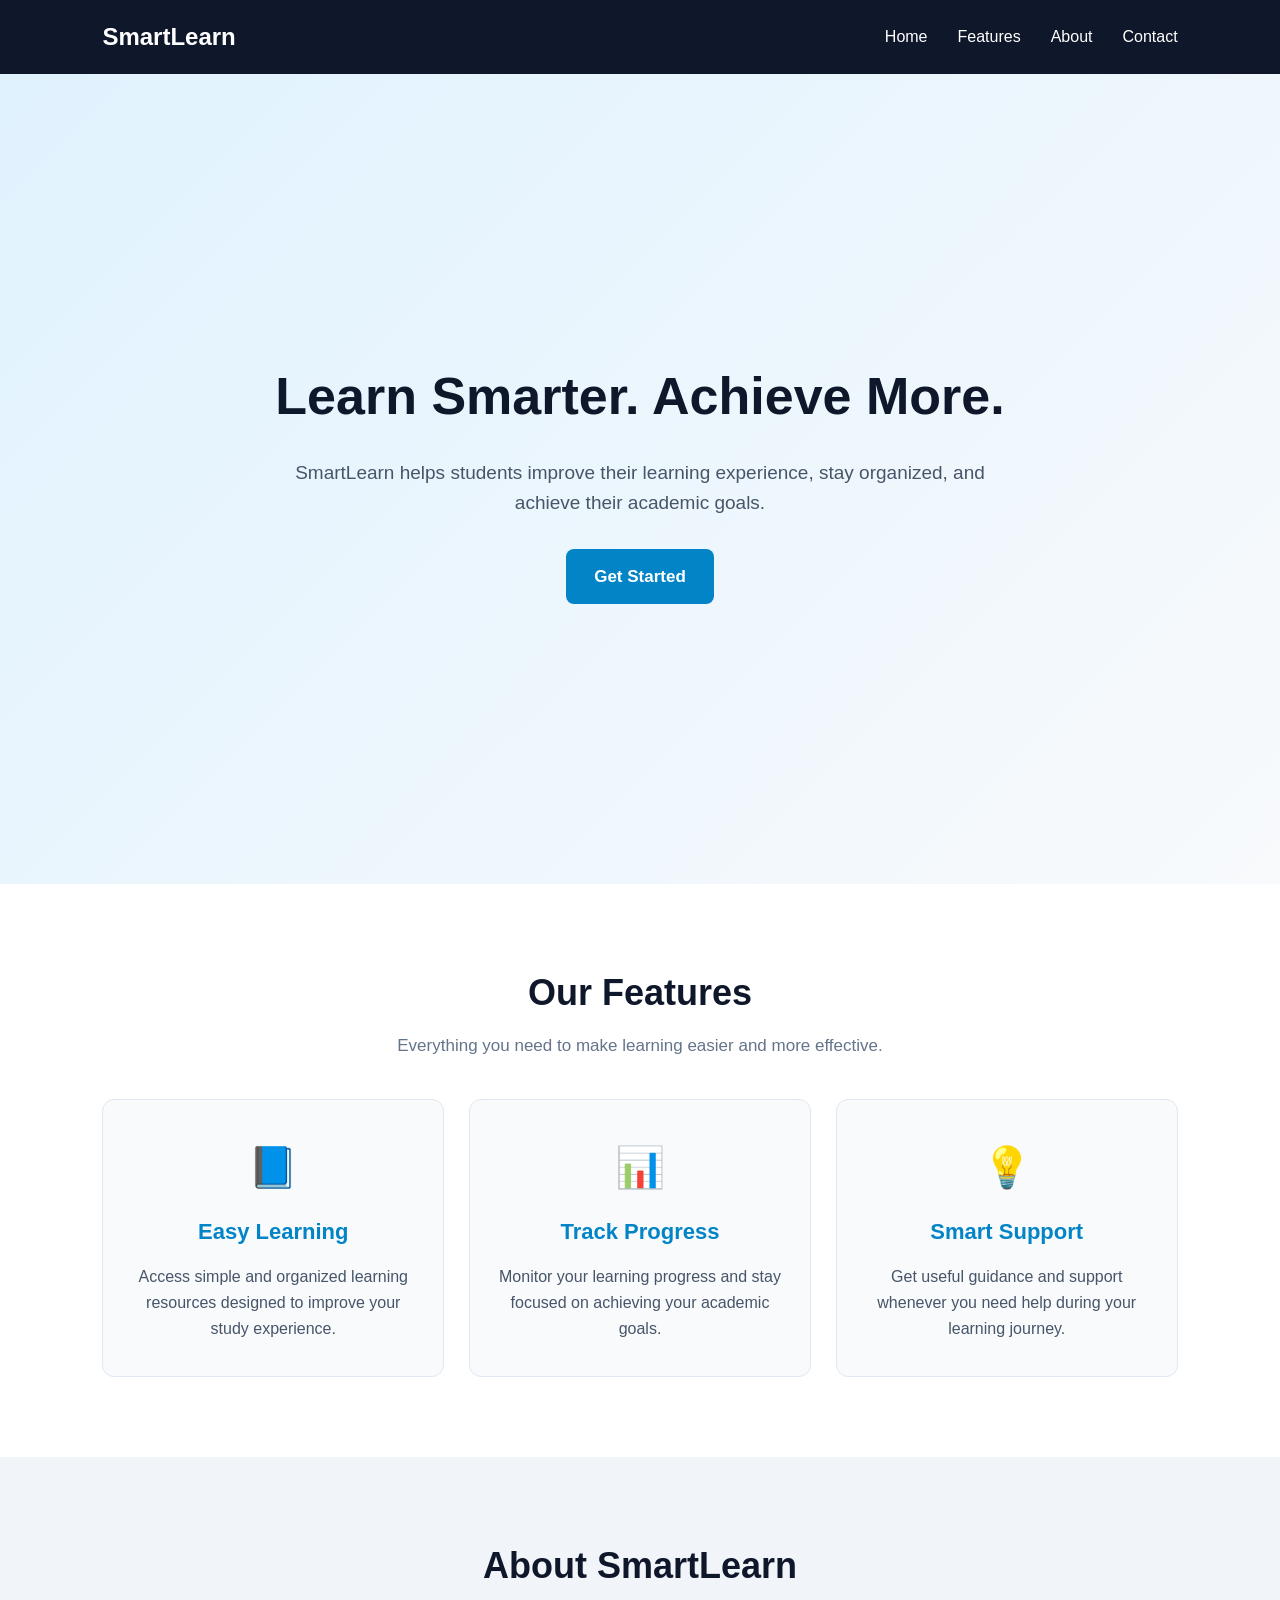
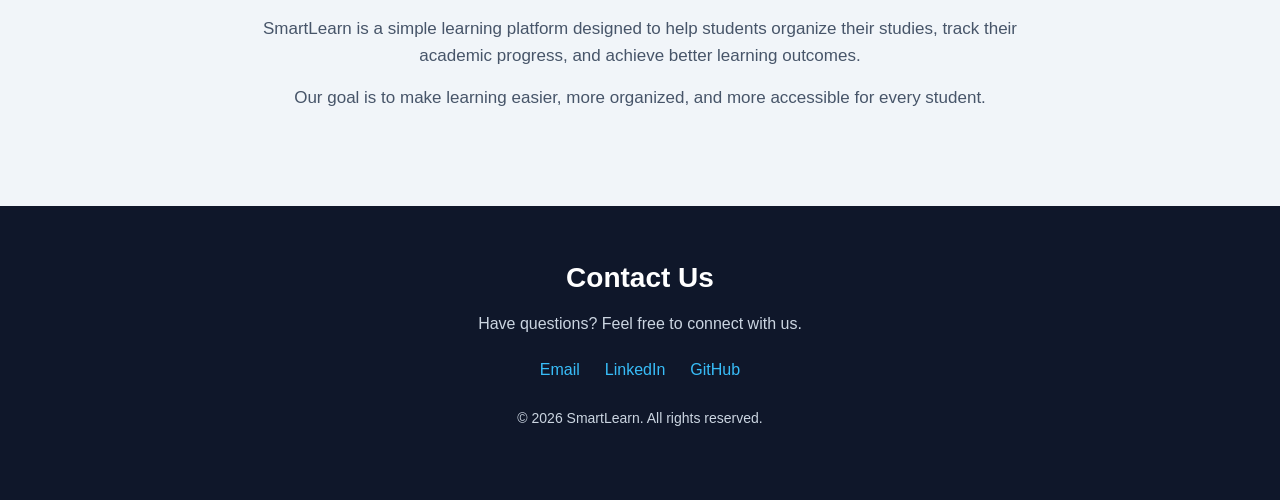
<file: level 1/Task 1-landing Page/index.html>
<!DOCTYPE html>
<html lang="en">

<head>
    <meta charset="UTF-8">
    <meta name="viewport" content="width=device-width, initial-scale=1.0">

    <title>SmartLearn Landing Page</title>

    <!-- Link CSS File -->
    <link rel="stylesheet" href="style.css">
</head>

<body>

    <!-- Navigation Bar -->
    <nav class="navbar">

        <div class="logo">
            SmartLearn
        </div>

        <ul class="nav-links">
            <li><a href="#home">Home</a></li>
            <li><a href="#features">Features</a></li>
            <li><a href="#about">About</a></li>
            <li><a href="#contact">Contact</a></li>
        </ul>

    </nav>


    <!-- Hero Section -->
    <section class="hero" id="home">

        <div class="hero-content">

            <h1>Learn Smarter. Achieve More.</h1>

            <p>
                SmartLearn helps students improve their learning experience,
                stay organized, and achieve their academic goals.
            </p>

            <a href="#features" class="hero-button">
                Get Started
            </a>

        </div>

    </section>


    <!-- Features Section -->
    <section class="features" id="features">

        <h2>Our Features</h2>

        <p class="section-description">
            Everything you need to make learning easier and more effective.
        </p>

        <div class="feature-container">

            <!-- Feature Card 1 -->
            <div class="feature-card">

                <div class="feature-icon">📘</div>

                <h3>Easy Learning</h3>

                <p>
                    Access simple and organized learning resources
                    designed to improve your study experience.
                </p>

            </div>


            <!-- Feature Card 2 -->
            <div class="feature-card">

                <div class="feature-icon">📊</div>

                <h3>Track Progress</h3>

                <p>
                    Monitor your learning progress and stay focused
                    on achieving your academic goals.
                </p>

            </div>


            <!-- Feature Card 3 -->
            <div class="feature-card">

                <div class="feature-icon">💡</div>

                <h3>Smart Support</h3>

                <p>
                    Get useful guidance and support whenever you
                    need help during your learning journey.
                </p>

            </div>

        </div>

    </section>


    <!-- About Section -->
    <section class="about" id="about">

        <div class="about-content">

            <h2>About SmartLearn</h2>

            <p>
                SmartLearn is a simple learning platform designed to help students
                organize their studies, track their academic progress, and achieve
                better learning outcomes.
            </p>

            <p>
                Our goal is to make learning easier, more organized, and more
                accessible for every student.
            </p>

        </div>

    </section>


    <!-- Footer / Contact Section -->
    <footer class="footer" id="contact">

        <h2>Contact Us</h2>

        <p>
            Have questions? Feel free to connect with us.
        </p>

        <div class="footer-links">

            <a href="#">Email</a>

            <a href="#">LinkedIn</a>

            <a href="#">GitHub</a>

        </div>

        <p class="copyright">
            © 2026 SmartLearn. All rights reserved.
        </p>

    </footer>


</body>

</html>
</file>
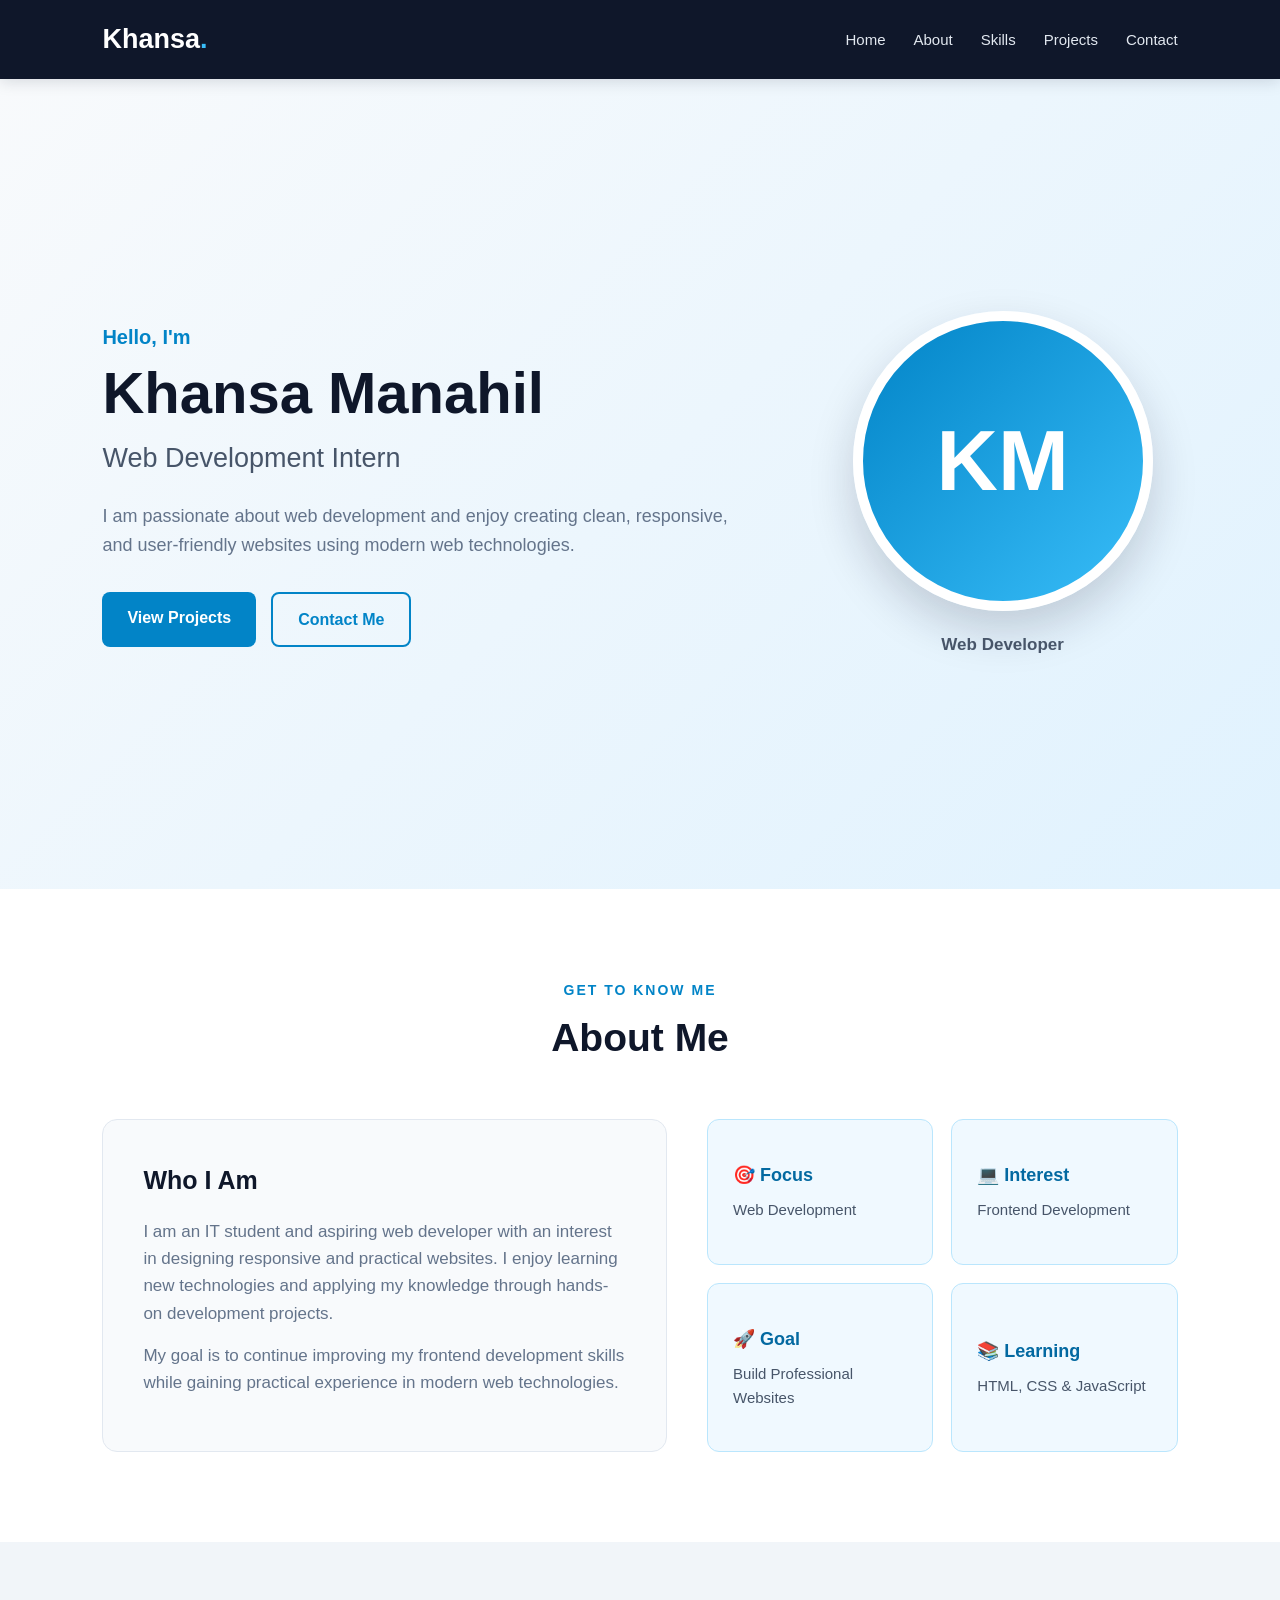
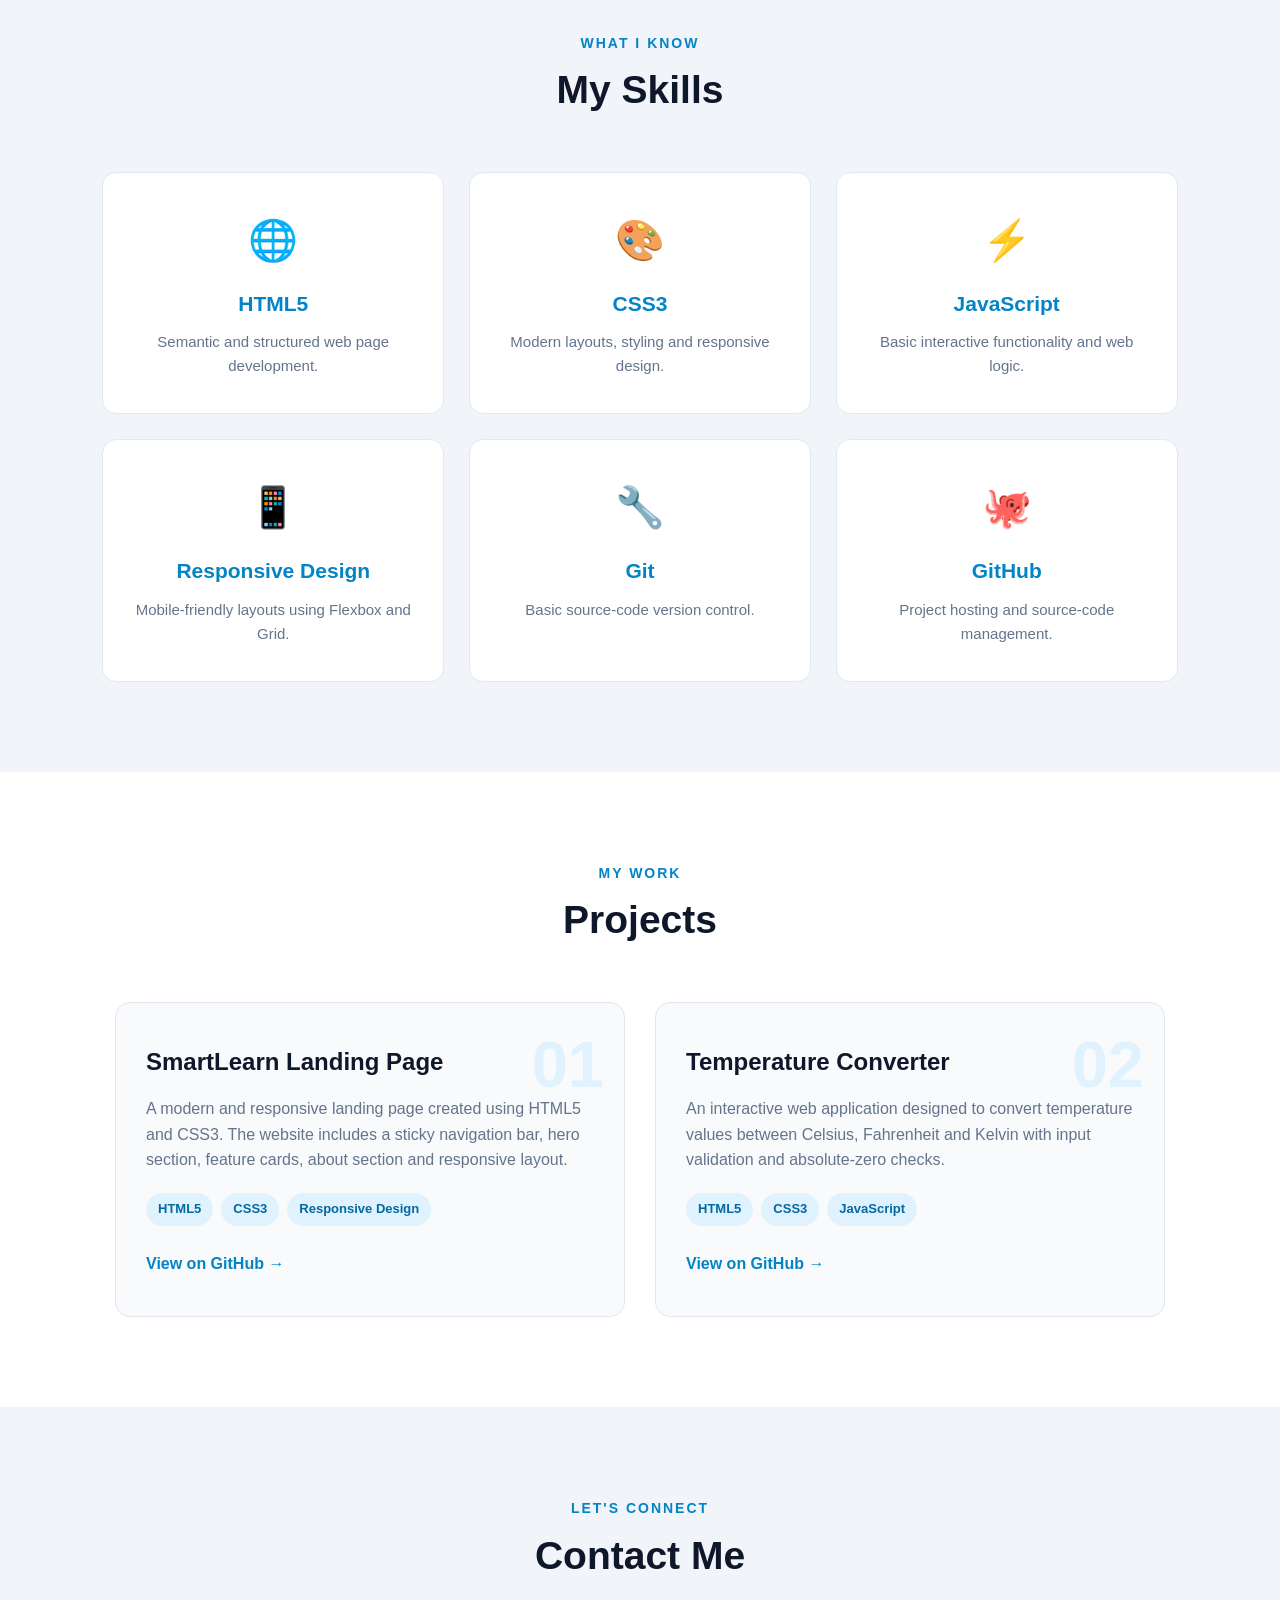
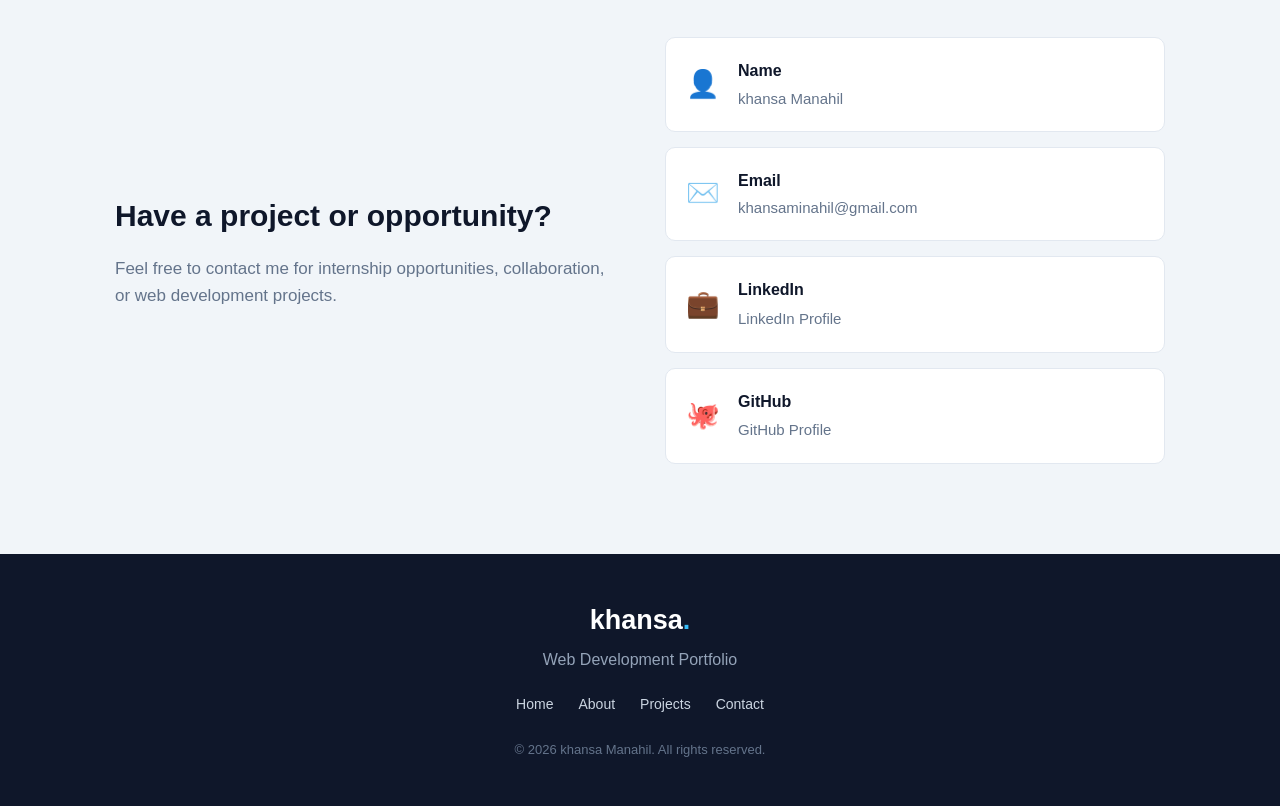
<file: level 1/Task 2 -Personal Portfolio/index.html>
<!DOCTYPE html>
<html lang="en">

<head>
    <meta charset="UTF-8">

    <meta name="viewport" content="width=device-width, initial-scale=1.0">

    <meta name="description"
        content="Personal portfolio website showcasing skills, projects and contact information.">

    <title>Khansa Manahil | Portfolio</title>

    <link rel="stylesheet" href="style.css">
</head>


<body>


    <!-- ============================= -->
    <!-- NAVIGATION BAR -->
    <!-- ============================= -->

    <nav class="navbar">

        <div class="logo">
            Khansa<span>.</span>
        </div>

        <ul class="nav-links">

            <li>
                <a href="#home">Home</a>
            </li>

            <li>
                <a href="#about">About</a>
            </li>

            <li>
                <a href="#skills">Skills</a>
            </li>

            <li>
                <a href="#projects">Projects</a>
            </li>

            <li>
                <a href="#contact">Contact</a>
            </li>

        </ul>

    </nav>



    <!-- ============================= -->
    <!-- HERO SECTION -->
    <!-- ============================= -->

    <section class="hero" id="home">

        <div class="hero-container">


            <!-- Hero Text -->

            <div class="hero-content">

                <p class="intro">
                    Hello, I'm
                </p>

                <h1>
                    Khansa Manahil
                </h1>

                <h2>
                    Web Development Intern
                </h2>

                <p class="hero-description">
                    I am passionate about web development and enjoy creating
                    clean, responsive, and user-friendly websites using modern
                    web technologies.
                </p>


                <div class="hero-buttons">

                    <a href="#projects" class="btn primary-btn">
                        View Projects
                    </a>

                    <a href="#contact" class="btn secondary-btn">
                        Contact Me
                    </a>

                </div>

            </div>



            <!-- Profile Avatar -->

            <div class="profile-container">

                <div class="profile-circle">

                    <span>
                        KM
                    </span>

                </div>

                <p>
                    Web Developer
                </p>

            </div>


        </div>

    </section>



    <!-- ============================= -->
    <!-- ABOUT SECTION -->
    <!-- ============================= -->

    <section class="about section" id="about">

        <div class="section-heading">

            <p>
                Get To Know Me
            </p>

            <h2>
                About Me
            </h2>

        </div>


        <div class="about-container">

            <div class="about-card">

                <h3>
                    Who I Am
                </h3>

                <p>
                    I am an IT student and aspiring web developer with an
                    interest in designing responsive and practical websites.
                    I enjoy learning new technologies and applying my knowledge
                    through hands-on development projects.
                </p>

                <p>
                    My goal is to continue improving my frontend development
                    skills while gaining practical experience in modern web
                    technologies.
                </p>

            </div>


            <div class="about-details">

                <div class="detail-card">

                    <h3>
                        🎯 Focus
                    </h3>

                    <p>
                        Web Development
                    </p>

                </div>


                <div class="detail-card">

                    <h3>
                        💻 Interest
                    </h3>

                    <p>
                        Frontend Development
                    </p>

                </div>


                <div class="detail-card">

                    <h3>
                        🚀 Goal
                    </h3>

                    <p>
                        Build Professional Websites
                    </p>

                </div>


                <div class="detail-card">

                    <h3>
                        📚 Learning
                    </h3>

                    <p>
                        HTML, CSS & JavaScript
                    </p>

                </div>

            </div>

        </div>

    </section>



    <!-- ============================= -->
    <!-- SKILLS SECTION -->
    <!-- ============================= -->

    <section class="skills section" id="skills">

        <div class="section-heading">

            <p>
                What I Know
            </p>

            <h2>
                My Skills
            </h2>

        </div>


        <div class="skills-container">


            <div class="skill-card">

                <div class="skill-icon">
                    🌐
                </div>

                <h3>
                    HTML5
                </h3>

                <p>
                    Semantic and structured web page development.
                </p>

            </div>



            <div class="skill-card">

                <div class="skill-icon">
                    🎨
                </div>

                <h3>
                    CSS3
                </h3>

                <p>
                    Modern layouts, styling and responsive design.
                </p>

            </div>



            <div class="skill-card">

                <div class="skill-icon">
                    ⚡
                </div>

                <h3>
                    JavaScript
                </h3>

                <p>
                    Basic interactive functionality and web logic.
                </p>

            </div>



            <div class="skill-card">

                <div class="skill-icon">
                    📱
                </div>

                <h3>
                    Responsive Design
                </h3>

                <p>
                    Mobile-friendly layouts using Flexbox and Grid.
                </p>

            </div>



            <div class="skill-card">

                <div class="skill-icon">
                    🔧
                </div>

                <h3>
                    Git
                </h3>

                <p>
                    Basic source-code version control.
                </p>

            </div>



            <div class="skill-card">

                <div class="skill-icon">
                    🐙
                </div>

                <h3>
                    GitHub
                </h3>

                <p>
                    Project hosting and source-code management.
                </p>

            </div>


        </div>

    </section>



    <!-- ============================= -->
    <!-- PROJECTS SECTION -->
    <!-- ============================= -->

    <section class="projects section" id="projects">

        <div class="section-heading">

            <p>
                My Work
            </p>

            <h2>
                Projects
            </h2>

        </div>


        <div class="projects-container">


            <!-- Project 1 -->

            <div class="project-card">

                <div class="project-number">
                    01
                </div>

                <div class="project-content">

                    <h3>
                        SmartLearn Landing Page
                    </h3>

                    <p>
                        A modern and responsive landing page created using
                        HTML5 and CSS3. The website includes a sticky navigation
                        bar, hero section, feature cards, about section and
                        responsive layout.
                    </p>


                    <div class="project-tech">

                        <span>
                            HTML5
                        </span>

                        <span>
                            CSS3
                        </span>

                        <span>
                            Responsive Design
                        </span>

                    </div>


                    <a href="#" class="project-link">
                        View on GitHub →
                    </a>

                </div>

            </div>



            <!-- Project 2 -->

            <div class="project-card">

                <div class="project-number">
                    02
                </div>

                <div class="project-content">

                    <h3>
                        Temperature Converter
                    </h3>

                    <p>
                        An interactive web application designed to convert
                        temperature values between Celsius, Fahrenheit and
                        Kelvin with input validation and absolute-zero checks.
                    </p>


                    <div class="project-tech">

                        <span>
                            HTML5
                        </span>

                        <span>
                            CSS3
                        </span>

                        <span>
                            JavaScript
                        </span>

                    </div>


                    <a href="#" class="project-link">
                        View on GitHub →
                    </a>

                </div>

            </div>


        </div>

    </section>



    <!-- ============================= -->
    <!-- CONTACT SECTION -->
    <!-- ============================= -->

    <section class="contact section" id="contact">

        <div class="section-heading">

            <p>
                Let's Connect
            </p>

            <h2>
                Contact Me
            </h2>

        </div>


        <div class="contact-container">


            <div class="contact-text">

                <h3>
                    Have a project or opportunity?
                </h3>

                <p>
                    Feel free to contact me for internship opportunities,
                    collaboration, or web development projects.
                </p>

            </div>



            <div class="contact-details">


                <div class="contact-card">

                    <span>
                        👤
                    </span>

                    <div>

                        <h4>
                            Name
                        </h4>

                        <p>
                            khansa Manahil
                        </p>

                    </div>

                </div>



                <div class="contact-card">

                    <span>
                        ✉️
                    </span>

                    <div>

                        <h4>
                            Email
                        </h4>

                        <p>
                            khansaminahil@gmail.com
                        </p>

                    </div>

                </div>



                <div class="contact-card">

                    <span>
                        💼
                    </span>

                    <div>

                        <h4>
                            LinkedIn
                        </h4>

                        <a href="#">
                            LinkedIn Profile
                        </a>

                    </div>

                </div>



                <div class="contact-card">

                    <span>
                        🐙
                    </span>

                    <div>

                        <h4>
                            GitHub
                        </h4>

                        <a href="#">
                            GitHub Profile
                        </a>

                    </div>

                </div>


            </div>

        </div>

    </section>



    <!-- ============================= -->
    <!-- FOOTER -->
    <!-- ============================= -->

    <footer class="footer">

        <div class="footer-content">

            <h3>
                khansa<span>.</span>
            </h3>

            <p>
                Web Development Portfolio
            </p>


            <div class="footer-links">

                <a href="#home">
                    Home
                </a>

                <a href="#about">
                    About
                </a>

                <a href="#projects">
                    Projects
                </a>

                <a href="#contact">
                    Contact
                </a>

            </div>


            <p class="copyright">
                © 2026 khansa Manahil. All rights reserved.
            </p>

        </div>

    </footer>


</body>

</html>
</file>
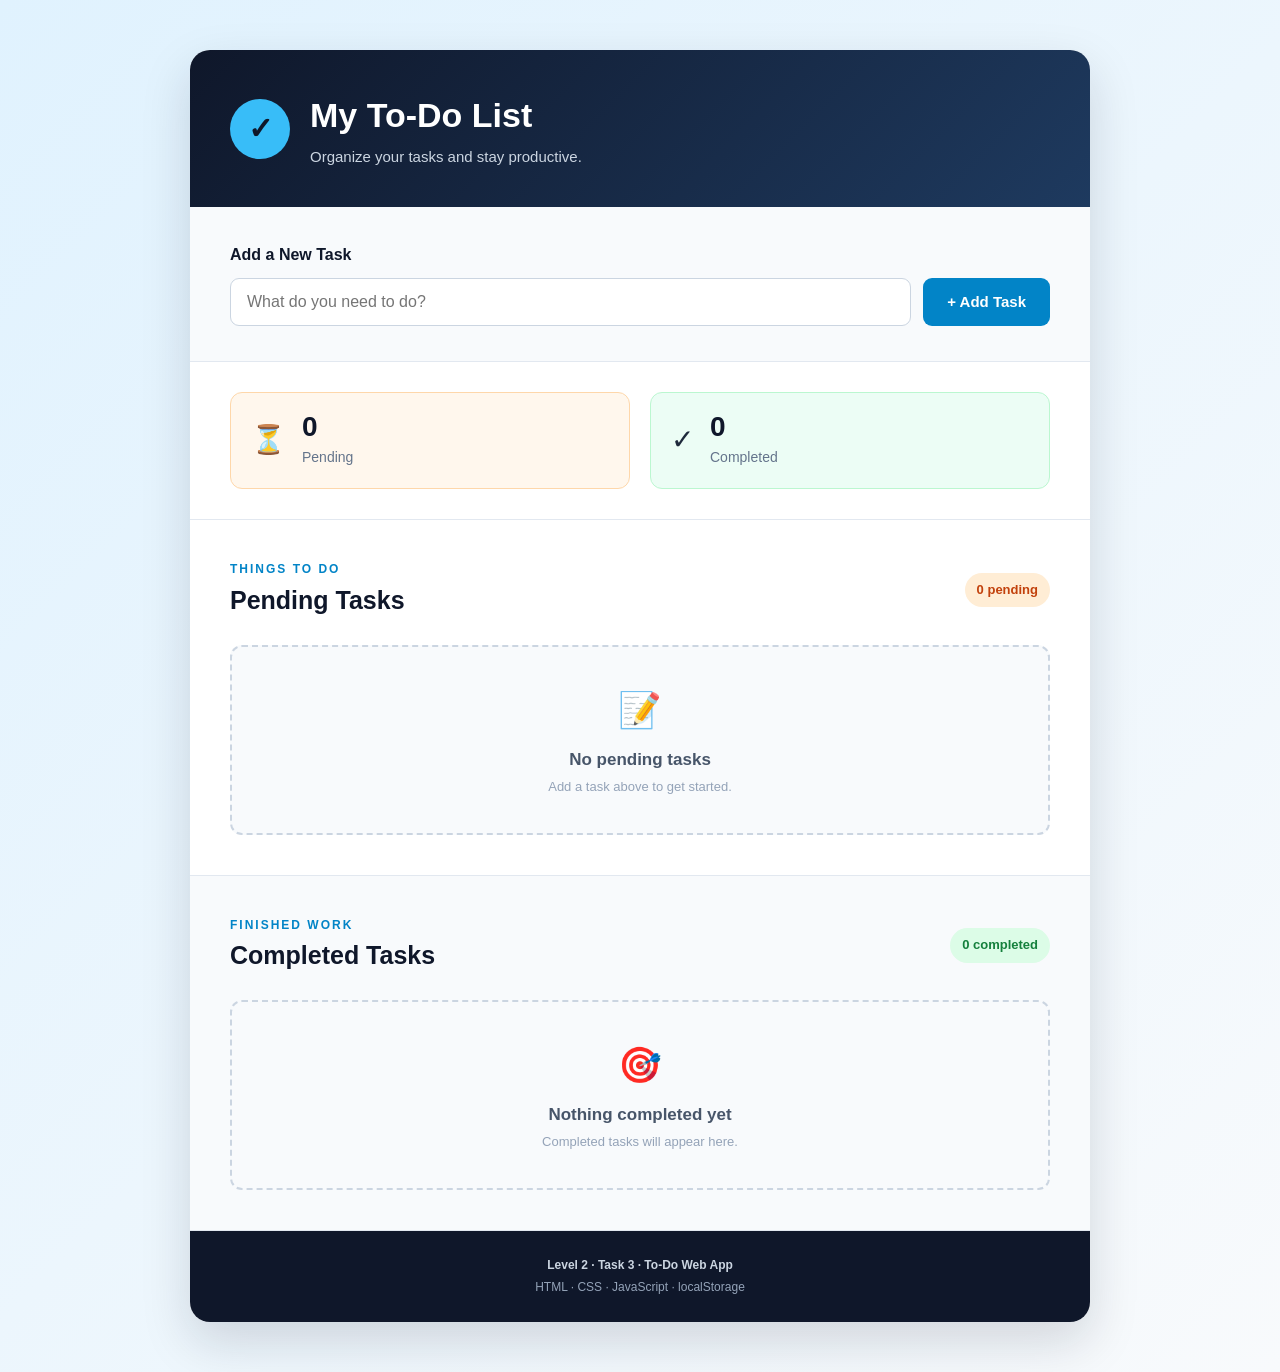
<file: level 2/Task 3- To Do Web App/index.html>
<!DOCTYPE html>
<html lang="en">

<head>

    <meta charset="UTF-8">

    <meta
        name="viewport"
        content="width=device-width, initial-scale=1.0"
    >

    <meta
        name="description"
        content="Interactive To-Do Web App built using HTML, CSS and Vanilla JavaScript."
    >

    <title>
        To-Do Web App | Level 2 Task 3
    </title>

    <link
        rel="stylesheet"
        href="style.css"
    >

</head>

<body>


    <!-- ================================= -->
    <!-- MAIN PAGE -->
    <!-- ================================= -->

    <main class="page-wrapper">

        <section class="todo-app">


            <!-- ================================= -->
            <!-- HEADER -->
            <!-- ================================= -->

            <header class="app-header">

                <div class="header-icon">
                    ✓
                </div>

                <div>

                    <h1>
                        My To-Do List
                    </h1>

                    <p>
                        Organize your tasks and stay productive.
                    </p>

                </div>

            </header>



            <!-- ================================= -->
            <!-- ADD TASK -->
            <!-- ================================= -->

            <section class="add-task-section">

                <label
                    for="task-input"
                    class="input-label"
                >
                    Add a New Task
                </label>


                <div class="task-input-container">

                    <input
                        type="text"
                        id="task-input"
                        placeholder="What do you need to do?"
                        maxlength="120"
                    >

                    <button
                        type="button"
                        id="add-task-button"
                    >
                        + Add Task
                    </button>

                </div>


                <div
                    id="error-message"
                    class="error-message"
                    role="alert"
                ></div>

            </section>



            <!-- ================================= -->
            <!-- DASHBOARD COUNTERS -->
            <!-- ================================= -->

            <section class="task-summary">

                <div class="summary-card pending-summary">

                    <span class="summary-icon">
                        ⏳
                    </span>

                    <div>

                        <span
                            id="pending-summary-count"
                            class="summary-number"
                        >
                            0
                        </span>

                        <p>
                            Pending
                        </p>

                    </div>

                </div>


                <div class="summary-card completed-summary">

                    <span class="summary-icon">
                        ✓
                    </span>

                    <div>

                        <span
                            id="completed-summary-count"
                            class="summary-number"
                        >
                            0
                        </span>

                        <p>
                            Completed
                        </p>

                    </div>

                </div>

            </section>



            <!-- ================================= -->
            <!-- PENDING TASKS -->
            <!-- ================================= -->

            <section class="task-section">

                <div class="task-section-header">

                    <div>

                        <p class="section-label">
                            Things To Do
                        </p>

                        <h2>
                            Pending Tasks
                        </h2>

                    </div>


                    <span
                        id="pending-count"
                        class="count-badge pending-badge"
                    >
                        0 pending
                    </span>

                </div>


                <div
                    id="pending-list"
                    class="task-list"
                ></div>


                <div
                    id="pending-empty"
                    class="empty-state"
                >

                    <div class="empty-icon">
                        📝
                    </div>

                    <h3>
                        No pending tasks
                    </h3>

                    <p>
                        Add a task above to get started.
                    </p>

                </div>

            </section>



            <!-- ================================= -->
            <!-- COMPLETED TASKS -->
            <!-- ================================= -->

            <section class="task-section completed-section">

                <div class="task-section-header">

                    <div>

                        <p class="section-label">
                            Finished Work
                        </p>

                        <h2>
                            Completed Tasks
                        </h2>

                    </div>


                    <span
                        id="completed-count"
                        class="count-badge completed-badge"
                    >
                        0 completed
                    </span>

                </div>


                <div
                    id="completed-list"
                    class="task-list"
                ></div>


                <div
                    id="completed-empty"
                    class="empty-state"
                >

                    <div class="empty-icon">
                        🎯
                    </div>

                    <h3>
                        Nothing completed yet
                    </h3>

                    <p>
                        Completed tasks will appear here.
                    </p>

                </div>

            </section>



            <!-- ================================= -->
            <!-- FOOTER -->
            <!-- ================================= -->

            <footer class="app-footer">

                <p>
                    Level 2 · Task 3 · To-Do Web App
                </p>

                <p>
                    HTML · CSS · JavaScript · localStorage
                </p>

            </footer>


        </section>

    </main>


    <script src="script.js"></script>

</body>

</html>
</file>
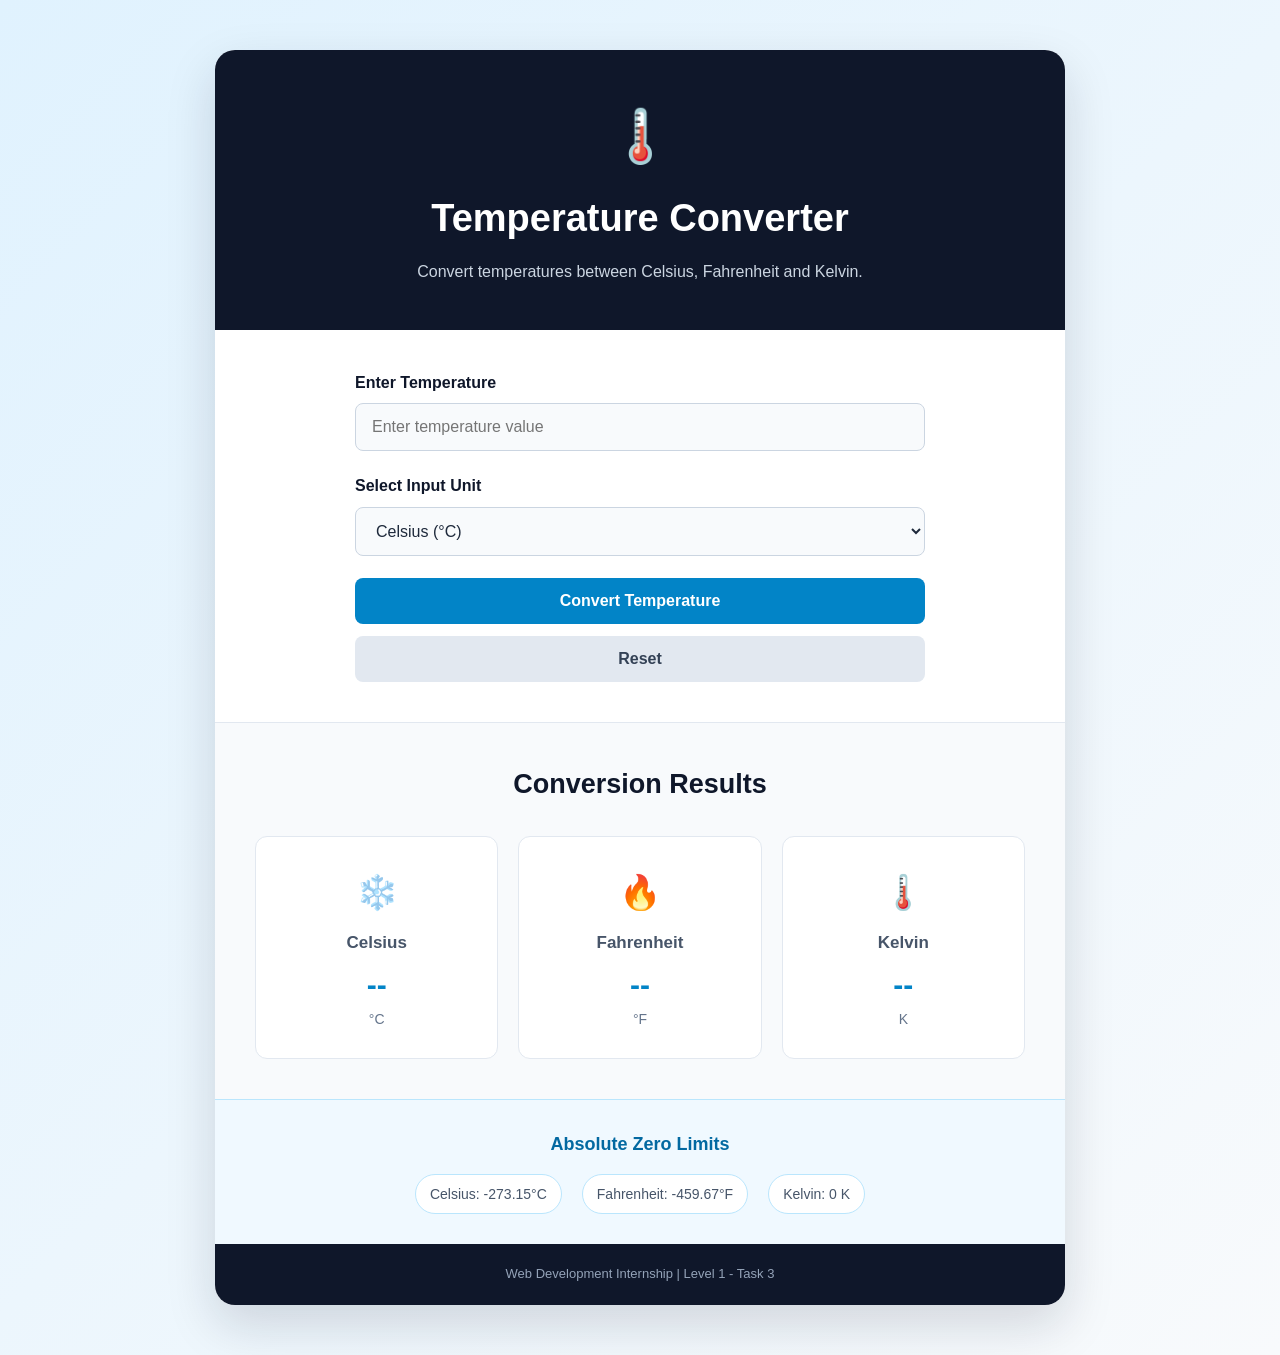
<file: level 1/Task 3-Temperature converter/index .html>
<!DOCTYPE html>
<html lang="en">

<head>
    <meta charset="UTF-8">

    <meta name="viewport" content="width=device-width, initial-scale=1.0">

    <meta
        name="description"
        content="Temperature converter for Celsius, Fahrenheit and Kelvin."
    >

    <title>Temperature Converter</title>

    <link rel="stylesheet" href="style.css">
</head>

<body>

    <!-- Main Application Container -->
    <main class="page-wrapper">

        <div class="converter-card">

            <!-- Header -->
            <div class="converter-header">

                <div class="temperature-icon">
                    🌡️
                </div>

                <h1>
                    Temperature Converter
                </h1>

                <p>
                    Convert temperatures between Celsius,
                    Fahrenheit and Kelvin.
                </p>

            </div>


            <!-- Converter Form -->
            <div class="converter-form">

                <!-- Temperature Input -->
                <div class="form-group">

                    <label for="temperature">
                        Enter Temperature
                    </label>

                    <input
                        type="number"
                        id="temperature"
                        placeholder="Enter temperature value"
                        step="any"
                    >

                </div>


                <!-- Unit Selector -->
                <div class="form-group">

                    <label for="unit">
                        Select Input Unit
                    </label>

                    <select id="unit">

                        <option value="celsius">
                            Celsius (°C)
                        </option>

                        <option value="fahrenheit">
                            Fahrenheit (°F)
                        </option>

                        <option value="kelvin">
                            Kelvin (K)
                        </option>

                    </select>

                </div>


                <!-- Error Message -->
                <div
                    id="error-message"
                    class="error-message"
                    role="alert"
                ></div>


                <!-- Convert Button -->
                <button
                    type="button"
                    id="convert-button"
                    class="convert-button"
                >
                    Convert Temperature
                </button>


                <!-- Reset Button -->
                <button
                    type="button"
                    id="reset-button"
                    class="reset-button"
                >
                    Reset
                </button>

            </div>


            <!-- Results Section -->
            <section
                id="result-section"
                class="result-section"
            >

                <h2>
                    Conversion Results
                </h2>


                <div class="results-grid">

                    <!-- Celsius Result -->
                    <div class="result-card">

                        <div class="result-icon">
                            ❄️
                        </div>

                        <h3>
                            Celsius
                        </h3>

                        <p id="celsius-result">
                            --
                        </p>

                        <span>
                            °C
                        </span>

                    </div>


                    <!-- Fahrenheit Result -->
                    <div class="result-card">

                        <div class="result-icon">
                            🔥
                        </div>

                        <h3>
                            Fahrenheit
                        </h3>

                        <p id="fahrenheit-result">
                            --
                        </p>

                        <span>
                            °F
                        </span>

                    </div>


                    <!-- Kelvin Result -->
                    <div class="result-card">

                        <div class="result-icon">
                            🌡️
                        </div>

                        <h3>
                            Kelvin
                        </h3>

                        <p id="kelvin-result">
                            --
                        </p>

                        <span>
                            K
                        </span>

                    </div>

                </div>

            </section>


            <!-- Information Section -->
            <div class="information-box">

                <h3>
                    Absolute Zero Limits
                </h3>

                <div class="limits">

                    <span>
                        Celsius: -273.15°C
                    </span>

                    <span>
                        Fahrenheit: -459.67°F
                    </span>

                    <span>
                        Kelvin: 0 K
                    </span>

                </div>

            </div>


            <!-- Footer -->
            <footer class="footer">

                <p>
                    Web Development Internship | Level 1 - Task 3
                </p>

            </footer>

        </div>

    </main>


    <!-- JavaScript File -->
    <script src="script.js"></script>

</body>

</html>
</file>
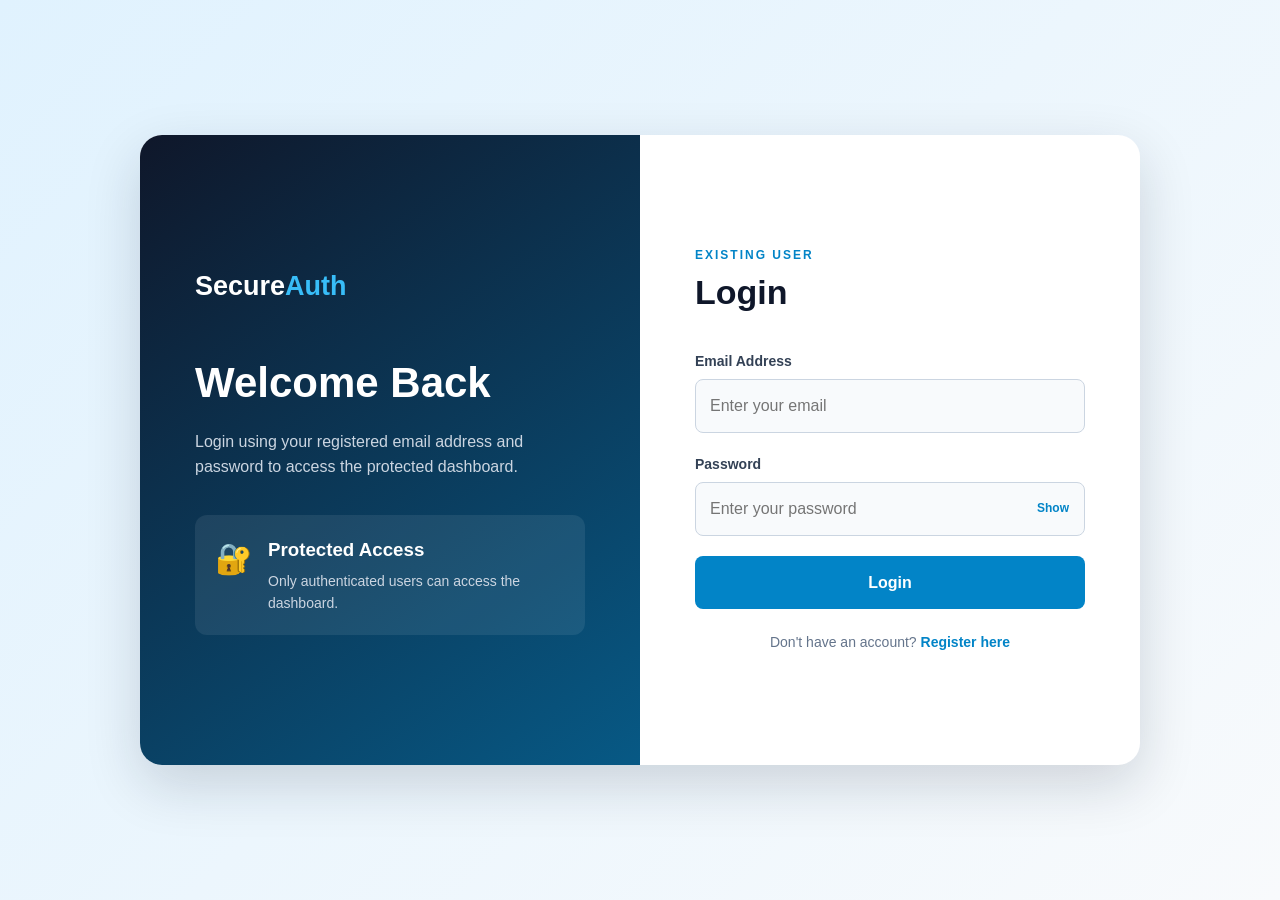
<file: level 2/Task 4 - Login Authentication System/Dashboard.html>
<!DOCTYPE html>
<html lang="en">

<head>
    <meta charset="UTF-8">

    <meta
        name="viewport"
        content="width=device-width, initial-scale=1.0"
    >

    <meta
        name="description"
        content="Protected dashboard for authenticated users."
    >

    <title>
        Dashboard | Authentication System
    </title>

    <link
        rel="stylesheet"
        href="style.css"
    >
</head>


<body data-page="dashboard">


    <!-- Navigation -->

    <nav class="dashboard-navbar">

        <div class="brand">
            Secure<span>Auth</span>
        </div>


        <div class="nav-user">

            <span id="navbar-username">
                User
            </span>

            <button
                type="button"
                id="logout-button"
                class="logout-button"
            >
                Logout
            </button>

        </div>

    </nav>



    <!-- Dashboard -->

    <main class="dashboard-page">


        <!-- Welcome Card -->

        <section class="welcome-card">

            <div>

                <p class="welcome-label">
                    Protected Dashboard
                </p>

                <h1>
                    Welcome,
                    <span id="dashboard-username">
                        User
                    </span>!
                </h1>

                <p>
                    You successfully logged into the protected
                    area of the application.
                </p>

            </div>


            <div class="welcome-icon">
                ✓
            </div>

        </section>



        <!-- Dashboard Information -->

        <section class="dashboard-grid">


            <article class="dashboard-card">

                <div class="dashboard-card-icon">
                    👤
                </div>

                <h2>
                    Account
                </h2>

                <p class="card-label">
                    Username
                </p>

                <p
                    class="card-value"
                    id="account-username"
                >
                    -
                </p>


                <p class="card-label">
                    Email
                </p>

                <p
                    class="card-value"
                    id="account-email"
                >
                    -
                </p>

            </article>



            <article class="dashboard-card">

                <div class="dashboard-card-icon">
                    🔐
                </div>

                <h2>
                    Authentication
                </h2>

                <p>
                    Your login session is active.
                    Attempting to access this page without
                    logging in will redirect the visitor
                    to the login page.
                </p>

                <span class="status-badge">
                    ● Authenticated
                </span>

            </article>



            <article class="dashboard-card">

                <div class="dashboard-card-icon">
                    🛡️
                </div>

                <h2>
                    Password Security
                </h2>

                <p>
                    The demonstration application stores
                    a salted SHA-256 password hash instead
                    of saving your password as readable
                    plain text.
                </p>

            </article>



            <article class="dashboard-card">

                <div class="dashboard-card-icon">
                    💻
                </div>

                <h2>
                    Project Stack
                </h2>

                <div class="technology-tags">

                    <span>
                        HTML5
                    </span>

                    <span>
                        CSS3
                    </span>

                    <span>
                        JavaScript
                    </span>

                    <span>
                        localStorage
                    </span>

                    <span>
                        Web Crypto API
                    </span>

                </div>

            </article>


        </section>



        <!-- Important Notice -->

        <section class="notice-card">

            <h2>
                Internship Demonstration
            </h2>

            <p>
                This project demonstrates authentication concepts
                entirely in the browser. A real production
                authentication system should use a secure backend,
                server-side password hashing and secure session
                cookies.
            </p>

        </section>


    </main>



    <footer class="dashboard-footer">

        Level 2 · Task 4 · Login Authentication System

    </footer>


    <script src="auth.js"></script>

</body>

</html>
</file>
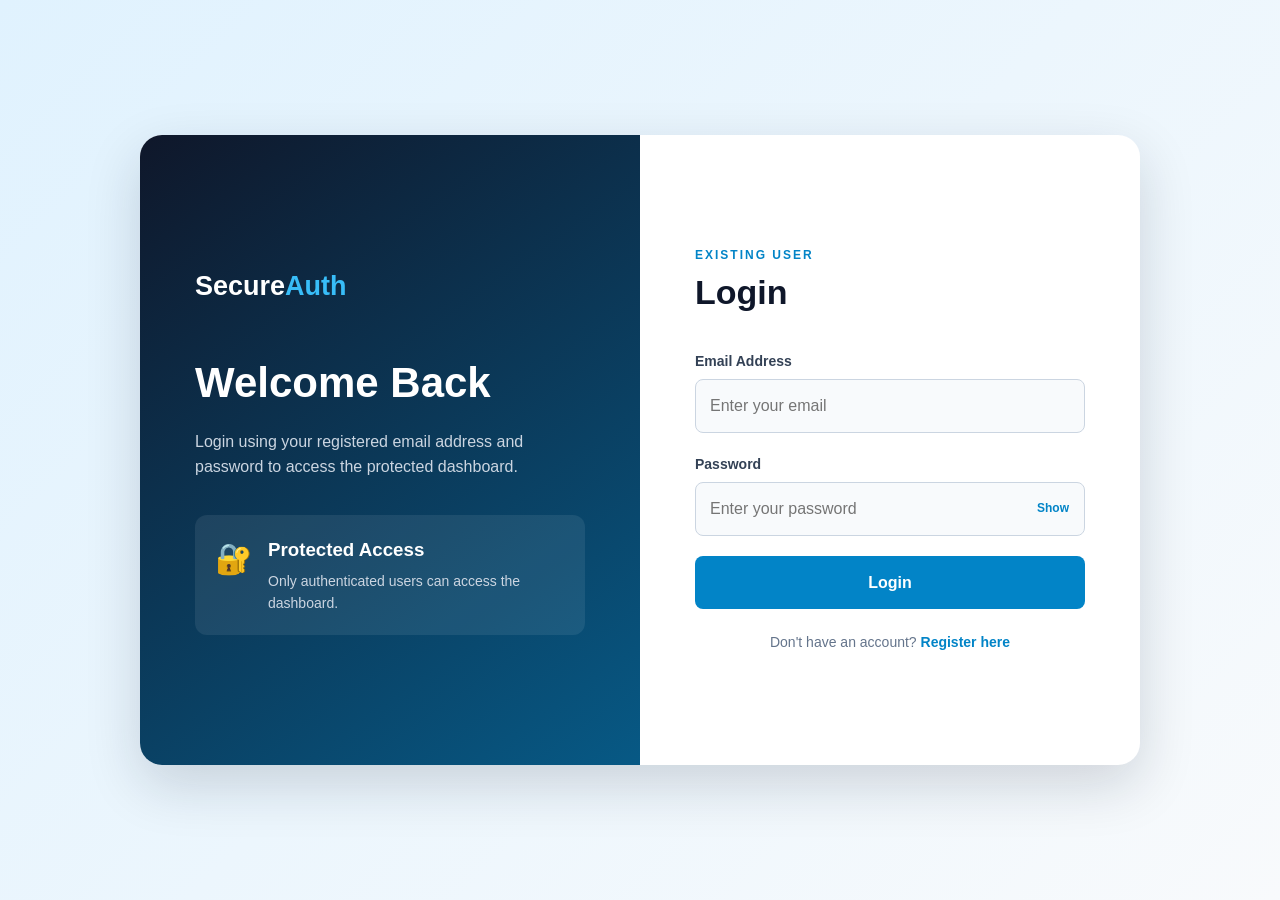
<file: level 2/Task 4 - Login Authentication System/login.html>
<!DOCTYPE html>
<html lang="en">

<head>
    <meta charset="UTF-8">

    <meta
        name="viewport"
        content="width=device-width, initial-scale=1.0"
    >

    <meta
        name="description"
        content="Login page for Level 2 authentication project."
    >

    <title>
        Login | Authentication System
    </title>

    <link
        rel="stylesheet"
        href="style.css"
    >
</head>


<body data-page="login">


    <main class="auth-page">

        <section class="auth-card">


            <!-- Information Panel -->

            <div class="auth-info">

                <div class="brand">
                    Secure<span>Auth</span>
                </div>

                <h1>
                    Welcome Back
                </h1>

                <p>
                    Login using your registered email address
                    and password to access the protected dashboard.
                </p>


                <div class="security-box">

                    <div class="security-icon">
                        🔐
                    </div>

                    <div>

                        <h3>
                            Protected Access
                        </h3>

                        <p>
                            Only authenticated users can access
                            the dashboard.
                        </p>

                    </div>

                </div>

            </div>



            <!-- Login Form -->

            <div class="auth-form-container">

                <div class="form-heading">

                    <p>
                        Existing User
                    </p>

                    <h2>
                        Login
                    </h2>

                </div>


                <form
                    id="login-form"
                    novalidate
                >


                    <!-- Email -->

                    <div class="form-group">

                        <label for="login-email">
                            Email Address
                        </label>

                        <input
                            type="email"
                            id="login-email"
                            placeholder="Enter your email"
                            autocomplete="email"
                        >

                    </div>



                    <!-- Password -->

                    <div class="form-group">

                        <label for="login-password">
                            Password
                        </label>

                        <div class="password-wrapper">

                            <input
                                type="password"
                                id="login-password"
                                placeholder="Enter your password"
                                autocomplete="current-password"
                            >

                            <button
                                type="button"
                                class="show-password-button"
                                data-target="login-password"
                            >
                                Show
                            </button>

                        </div>

                    </div>



                    <!-- Message -->

                    <div
                        id="login-message"
                        class="form-message"
                        role="alert"
                    ></div>



                    <!-- Login -->

                    <button
                        type="submit"
                        id="login-button"
                        class="primary-button"
                    >
                        Login
                    </button>

                </form>


                <p class="switch-page">

                    Don't have an account?

                    <a href="register.html">
                        Register here
                    </a>

                </p>

            </div>

        </section>

    </main>


    <script src="auth.js"></script>

</body>

</html>
</file>
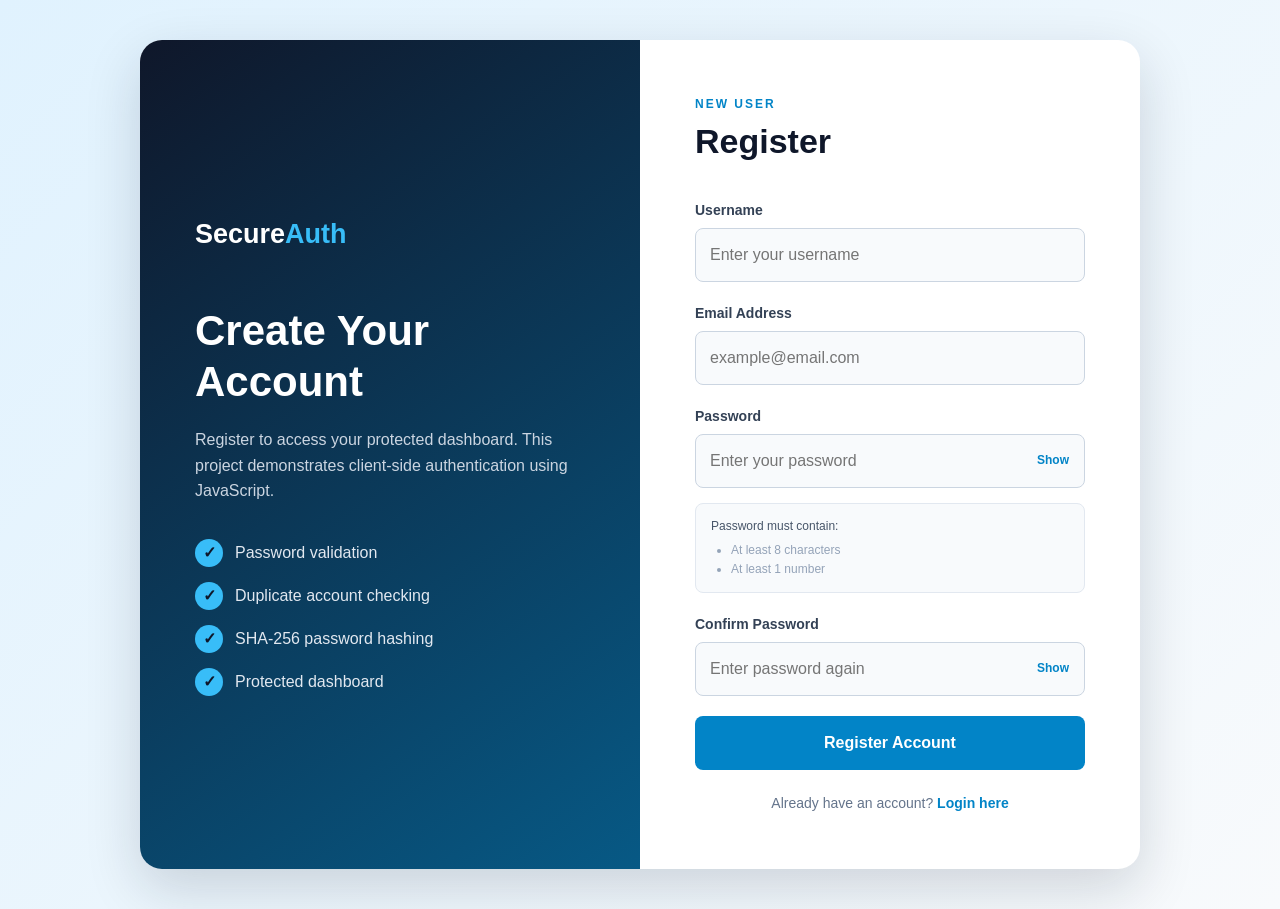
<file: level 2/Task 4 - Login Authentication System/register.html>
<!DOCTYPE html>
<html lang="en">

<head>
    <meta charset="UTF-8">

    <meta
        name="viewport"
        content="width=device-width, initial-scale=1.0"
    >

    <meta
        name="description"
        content="User registration page for Level 2 authentication project."
    >

    <title>
        Register | Authentication System
    </title>

    <link
        rel="stylesheet"
        href="style.css"
    >
</head>


<body data-page="register">


    <main class="auth-page">

        <section class="auth-card">


            <!-- Left Information Panel -->

            <div class="auth-info">

                <div class="brand">
                    Secure<span>Auth</span>
                </div>

                <h1>
                    Create Your Account
                </h1>

                <p>
                    Register to access your protected dashboard.
                    This project demonstrates client-side
                    authentication using JavaScript.
                </p>


                <div class="feature-list">

                    <div class="feature-item">
                        <span>✓</span>
                        Password validation
                    </div>

                    <div class="feature-item">
                        <span>✓</span>
                        Duplicate account checking
                    </div>

                    <div class="feature-item">
                        <span>✓</span>
                        SHA-256 password hashing
                    </div>

                    <div class="feature-item">
                        <span>✓</span>
                        Protected dashboard
                    </div>

                </div>

            </div>



            <!-- Registration Form -->

            <div class="auth-form-container">

                <div class="form-heading">

                    <p>
                        New User
                    </p>

                    <h2>
                        Register
                    </h2>

                </div>


                <form
                    id="register-form"
                    novalidate
                >


                    <!-- Username -->

                    <div class="form-group">

                        <label for="register-username">
                            Username
                        </label>

                        <input
                            type="text"
                            id="register-username"
                            placeholder="Enter your username"
                            autocomplete="username"
                            maxlength="30"
                        >

                    </div>



                    <!-- Email -->

                    <div class="form-group">

                        <label for="register-email">
                            Email Address
                        </label>

                        <input
                            type="email"
                            id="register-email"
                            placeholder="example@email.com"
                            autocomplete="email"
                        >

                    </div>



                    <!-- Password -->

                    <div class="form-group">

                        <label for="register-password">
                            Password
                        </label>

                        <div class="password-wrapper">

                            <input
                                type="password"
                                id="register-password"
                                placeholder="Enter your password"
                                autocomplete="new-password"
                            >

                            <button
                                type="button"
                                class="show-password-button"
                                data-target="register-password"
                            >
                                Show
                            </button>

                        </div>

                    </div>


                    <div class="password-rules">

                        <p>
                            Password must contain:
                        </p>

                        <ul>
                            <li id="rule-length">
                                At least 8 characters
                            </li>

                            <li id="rule-number">
                                At least 1 number
                            </li>
                        </ul>

                    </div>



                    <!-- Confirm Password -->

                    <div class="form-group">

                        <label for="confirm-password">
                            Confirm Password
                        </label>

                        <div class="password-wrapper">

                            <input
                                type="password"
                                id="confirm-password"
                                placeholder="Enter password again"
                                autocomplete="new-password"
                            >

                            <button
                                type="button"
                                class="show-password-button"
                                data-target="confirm-password"
                            >
                                Show
                            </button>

                        </div>

                    </div>



                    <!-- Message -->

                    <div
                        id="register-message"
                        class="form-message"
                        role="alert"
                    ></div>



                    <!-- Register -->

                    <button
                        type="submit"
                        class="primary-button"
                        id="register-button"
                    >
                        Register Account
                    </button>

                </form>


                <p class="switch-page">

                    Already have an account?

                    <a href="login.html">
                        Login here
                    </a>

                </p>

            </div>

        </section>

    </main>


    <script src="auth.js"></script>

</body>

</html>
</file>
<file: level 1/Task 1-landing Page/style.css>
/* ============================= */
/* RESET */
/* ============================= */

* {
    margin: 0;
    padding: 0;
    box-sizing: border-box;
}


/* Smooth Scrolling */

html {
    scroll-behavior: smooth;
}


/* Prevent sticky navbar from hiding section headings */

section {
    scroll-margin-top: 80px;
}


/* ============================= */
/* GENERAL PAGE STYLING */
/* ============================= */

body {
    font-family: Arial, sans-serif;

    background-color: #f5f7fb;

    color: #222;

    line-height: 1.6;
}


/* Responsive images if images are added later */

img {
    max-width: 100%;
}


/* ============================= */
/* NAVIGATION BAR */
/* ============================= */

.navbar {
    position: sticky;

    top: 0;

    width: 100%;

    background-color: #0f172a;

    color: white;

    display: flex;

    justify-content: space-between;

    align-items: center;

    padding: 18px 8%;

    z-index: 1000;
}


/* Logo */

.logo {
    font-size: 24px;

    font-weight: bold;
}


/* Navigation Links Container */

.nav-links {
    list-style: none;

    display: flex;

    gap: 30px;
}


/* Navigation Links */

.nav-links a {
    color: white;

    text-decoration: none;

    font-size: 16px;

    transition: color 0.3s ease;
}


/* Navigation Hover Effect */

.nav-links a:hover {
    color: #38bdf8;
}


/* ============================= */
/* HERO SECTION */
/* ============================= */

.hero {
    min-height: 90vh;

    display: flex;

    justify-content: center;

    align-items: center;

    text-align: center;

    padding: 40px 20px;

    background: linear-gradient(
        135deg,
        #e0f2fe,
        #f8fafc
    );
}


/* Hero Content */

.hero-content {
    max-width: 750px;
}


/* Hero Heading */

.hero h1 {
    font-size: 52px;

    color: #0f172a;

    margin-bottom: 20px;
}


/* Hero Paragraph */

.hero p {
    font-size: 19px;

    color: #475569;

    margin-bottom: 30px;
}


/* Hero Call-To-Action Button */

.hero-button {
    display: inline-block;

    background-color: #0284c7;

    color: white;

    padding: 14px 28px;

    text-decoration: none;

    border-radius: 8px;

    font-size: 17px;

    font-weight: bold;

    transition:
        background-color 0.3s ease,
        transform 0.3s ease;
}


/* Button Hover */

.hero-button:hover {
    background-color: #0369a1;

    transform: translateY(-2px);
}


/* ============================= */
/* FEATURES SECTION */
/* ============================= */

.features {
    padding: 80px 8%;

    text-align: center;

    background-color: white;
}


/* Features Heading */

.features h2 {
    font-size: 36px;

    color: #0f172a;

    margin-bottom: 10px;
}


/* Section Description */

.section-description {
    color: #64748b;

    font-size: 17px;

    margin-bottom: 40px;
}


/* Feature Cards Container */

.feature-container {
    display: grid;

    grid-template-columns: repeat(3, 1fr);

    gap: 25px;
}


/* Feature Card */

.feature-card {
    background-color: #f8fafc;

    padding: 35px 25px;

    border-radius: 12px;

    border: 1px solid #e2e8f0;

    transition:
        transform 0.3s ease,
        box-shadow 0.3s ease;
}


/* Feature Card Hover */

.feature-card:hover {
    transform: translateY(-8px);

    box-shadow: 0 12px 25px rgba(15, 23, 42, 0.12);
}


/* Feature Icon */

.feature-icon {
    font-size: 40px;

    margin-bottom: 15px;
}


/* Feature Card Heading */

.feature-card h3 {
    font-size: 22px;

    color: #0284c7;

    margin-bottom: 15px;
}


/* Feature Card Text */

.feature-card p {
    color: #475569;
}


/* ============================= */
/* ABOUT SECTION */
/* ============================= */

.about {
    padding: 80px 8%;

    background-color: #f1f5f9;

    text-align: center;
}


/* About Content */

.about-content {
    max-width: 800px;

    margin: auto;
}


/* About Heading */

.about h2 {
    font-size: 36px;

    color: #0f172a;

    margin-bottom: 20px;
}


/* About Paragraph */

.about p {
    font-size: 17px;

    color: #475569;

    margin-bottom: 15px;
}


/* ============================= */
/* FOOTER / CONTACT */
/* ============================= */

.footer {
    background-color: #0f172a;

    color: white;

    text-align: center;

    padding: 50px 20px;
}


/* Footer Heading */

.footer h2 {
    font-size: 28px;

    margin-bottom: 10px;
}


/* Footer Paragraph */

.footer p {
    color: #cbd5e1;

    margin-bottom: 20px;
}


/* Footer Links */

.footer-links {
    display: flex;

    justify-content: center;

    gap: 25px;

    margin-bottom: 25px;
}


/* Footer Link Styling */

.footer-links a {
    color: #38bdf8;

    text-decoration: none;

    transition: color 0.3s ease;
}


/* Footer Hover Effect */

.footer-links a:hover {
    color: white;

    text-decoration: underline;
}


/* Copyright */

.copyright {
    font-size: 14px;
}


/* ============================= */
/* RESPONSIVE DESIGN */
/* ============================= */

/* Tablet and Mobile */

@media (max-width: 768px) {

    /* Navbar */

    .navbar {
        flex-direction: column;

        gap: 15px;

        padding: 15px 5%;
    }


    .nav-links {
        flex-wrap: wrap;

        justify-content: center;

        gap: 15px;
    }


    .nav-links a {
        font-size: 15px;
    }


    /* Hero */

    .hero {
        min-height: 80vh;

        padding: 50px 20px;
    }


    .hero h1 {
        font-size: 36px;
    }


    .hero p {
        font-size: 17px;
    }


    /* Features */

    .feature-container {
        grid-template-columns: 1fr;
    }


    .features {
        padding: 60px 6%;
    }


    .features h2 {
        font-size: 30px;
    }


    /* About */

    .about {
        padding: 60px 6%;
    }


    .about h2 {
        font-size: 30px;
    }


    /* Footer */

    .footer-links {
        flex-direction: column;

        gap: 10px;
    }
}


/* Smaller Mobile Screens */

@media (max-width: 480px) {

    .logo {
        font-size: 21px;
    }


    .nav-links {
        gap: 10px;
    }


    .nav-links a {
        font-size: 14px;
    }


    .hero h1 {
        font-size: 31px;
    }


    .hero p {
        font-size: 16px;
    }


    .hero-button {
        padding: 12px 22px;

        font-size: 16px;
    }


    .features h2,
    .about h2 {
        font-size: 27px;
    }


    .feature-card {
        padding: 30px 20px;
    }
}
</file>
<file: level 1/Task 2 -Personal Portfolio/style.css>
/* ============================= */
/* RESET */
/* ============================= */

* {
    margin: 0;
    padding: 0;
    box-sizing: border-box;
}


/* ============================= */
/* GLOBAL STYLING */
/* ============================= */

html {
    scroll-behavior: smooth;
}


body {
    font-family: Arial, Helvetica, sans-serif;

    background-color: #f8fafc;

    color: #1e293b;

    line-height: 1.6;
}


section {
    scroll-margin-top: 85px;
}


a {
    text-decoration: none;
}


.section {
    padding: 90px 8%;
}


/* ============================= */
/* NAVIGATION BAR */
/* ============================= */

.navbar {
    position: sticky;

    top: 0;

    z-index: 1000;

    width: 100%;

    padding: 18px 8%;

    display: flex;

    justify-content: space-between;

    align-items: center;

    background-color: #0f172a;

    box-shadow: 0 2px 15px rgba(15, 23, 42, 0.15);
}


/* Logo */

.logo {
    color: white;

    font-size: 27px;

    font-weight: 700;
}


.logo span {
    color: #38bdf8;
}


/* Navigation Links */

.nav-links {
    display: flex;

    align-items: center;

    gap: 28px;

    list-style: none;
}


.nav-links a {
    color: #e2e8f0;

    font-size: 15px;

    font-weight: 500;

    transition: color 0.3s ease;
}


.nav-links a:hover {
    color: #38bdf8;
}


/* ============================= */
/* HERO SECTION */
/* ============================= */

.hero {
    min-height: 90vh;

    display: flex;

    align-items: center;

    padding: 70px 8%;

    background: linear-gradient(
        135deg,
        #f8fafc,
        #e0f2fe
    );
}


.hero-container {
    width: 100%;

    max-width: 1200px;

    margin: auto;

    display: flex;

    justify-content: space-between;

    align-items: center;

    gap: 70px;
}


/* Hero Content */

.hero-content {
    flex: 1;
}


.intro {
    color: #0284c7;

    font-size: 20px;

    font-weight: 600;

    margin-bottom: 8px;
}


.hero-content h1 {
    color: #0f172a;

    font-size: 58px;

    line-height: 1.1;

    margin-bottom: 12px;
}


.hero-content h2 {
    color: #475569;

    font-size: 27px;

    font-weight: 500;

    margin-bottom: 22px;
}


.hero-description {
    max-width: 650px;

    color: #64748b;

    font-size: 18px;

    margin-bottom: 32px;
}


/* Hero Buttons */

.hero-buttons {
    display: flex;

    gap: 15px;

    flex-wrap: wrap;
}


.btn {
    display: inline-block;

    padding: 13px 25px;

    border-radius: 8px;

    font-weight: bold;

    transition:
        transform 0.3s ease,
        background-color 0.3s ease;
}


.primary-btn {
    background-color: #0284c7;

    color: white;
}


.primary-btn:hover {
    background-color: #0369a1;

    transform: translateY(-3px);
}


.secondary-btn {
    border: 2px solid #0284c7;

    color: #0284c7;
}


.secondary-btn:hover {
    background-color: #0284c7;

    color: white;

    transform: translateY(-3px);
}


/* ============================= */
/* PROFILE AVATAR */
/* ============================= */

.profile-container {
    flex: 0 0 350px;

    text-align: center;
}


.profile-circle {
    width: 300px;

    height: 300px;

    margin: auto;

    border-radius: 50%;

    display: flex;

    justify-content: center;

    align-items: center;

    background: linear-gradient(
        135deg,
        #0284c7,
        #38bdf8
    );

    border: 10px solid white;

    box-shadow: 0 20px 45px rgba(15, 23, 42, 0.18);
}


.profile-circle span {
    color: white;

    font-size: 85px;

    font-weight: bold;
}


.profile-container p {
    color: #475569;

    font-size: 17px;

    font-weight: 600;

    margin-top: 20px;
}


/* ============================= */
/* SECTION HEADING */
/* ============================= */

.section-heading {
    text-align: center;

    margin-bottom: 50px;
}


.section-heading p {
    color: #0284c7;

    text-transform: uppercase;

    font-size: 14px;

    letter-spacing: 2px;

    font-weight: bold;

    margin-bottom: 5px;
}


.section-heading h2 {
    color: #0f172a;

    font-size: 39px;
}


/* ============================= */
/* ABOUT SECTION */
/* ============================= */

.about {
    background-color: white;
}


.about-container {
    max-width: 1150px;

    margin: auto;

    display: grid;

    grid-template-columns: 1.2fr 1fr;

    gap: 40px;

    align-items: stretch;
}


/* About Main Card */

.about-card {
    padding: 40px;

    border-radius: 15px;

    background-color: #f8fafc;

    border: 1px solid #e2e8f0;
}


.about-card h3 {
    color: #0f172a;

    font-size: 25px;

    margin-bottom: 18px;
}


.about-card p {
    color: #64748b;

    font-size: 17px;

    margin-bottom: 15px;
}


/* About Details */

.about-details {
    display: grid;

    grid-template-columns: repeat(2, 1fr);

    gap: 18px;
}


.detail-card {
    display: flex;

    flex-direction: column;

    justify-content: center;

    padding: 25px;

    background-color: #f0f9ff;

    border-radius: 12px;

    border: 1px solid #bae6fd;

    transition: transform 0.3s ease;
}


.detail-card:hover {
    transform: translateY(-5px);
}


.detail-card h3 {
    color: #0369a1;

    font-size: 18px;

    margin-bottom: 8px;
}


.detail-card p {
    color: #475569;

    font-size: 15px;
}


/* ============================= */
/* SKILLS SECTION */
/* ============================= */

.skills {
    background-color: #f1f5f9;
}


.skills-container {
    max-width: 1100px;

    margin: auto;

    display: grid;

    grid-template-columns: repeat(3, 1fr);

    gap: 25px;
}


.skill-card {
    text-align: center;

    padding: 35px 25px;

    background-color: white;

    border-radius: 14px;

    border: 1px solid #e2e8f0;

    transition:
        transform 0.3s ease,
        box-shadow 0.3s ease;
}


.skill-card:hover {
    transform: translateY(-7px);

    box-shadow: 0 12px 25px rgba(15, 23, 42, 0.1);
}


.skill-icon {
    font-size: 40px;

    margin-bottom: 15px;
}


.skill-card h3 {
    color: #0284c7;

    font-size: 21px;

    margin-bottom: 10px;
}


.skill-card p {
    color: #64748b;

    font-size: 15px;
}


/* ============================= */
/* PROJECTS SECTION */
/* ============================= */

.projects {
    background-color: white;
}


.projects-container {
    max-width: 1050px;

    margin: auto;

    display: grid;

    grid-template-columns: repeat(2, 1fr);

    gap: 30px;
}


.project-card {
    position: relative;

    overflow: hidden;

    padding: 40px 30px;

    border-radius: 15px;

    background-color: #f8fafc;

    border: 1px solid #e2e8f0;

    transition:
        transform 0.3s ease,
        box-shadow 0.3s ease;
}


.project-card:hover {
    transform: translateY(-7px);

    box-shadow: 0 15px 30px rgba(15, 23, 42, 0.1);
}


.project-number {
    position: absolute;

    top: 10px;

    right: 20px;

    color: #e0f2fe;

    font-size: 65px;

    font-weight: bold;
}


.project-content {
    position: relative;

    z-index: 2;
}


.project-content h3 {
    color: #0f172a;

    font-size: 24px;

    margin-bottom: 15px;
}


.project-content p {
    color: #64748b;

    margin-bottom: 20px;
}


/* Technology Labels */

.project-tech {
    display: flex;

    flex-wrap: wrap;

    gap: 8px;

    margin-bottom: 25px;
}


.project-tech span {
    padding: 6px 12px;

    border-radius: 20px;

    background-color: #e0f2fe;

    color: #0369a1;

    font-size: 13px;

    font-weight: 600;
}


/* Project Link */

.project-link {
    color: #0284c7;

    font-weight: bold;

    transition: color 0.3s ease;
}


.project-link:hover {
    color: #075985;
}


/* ============================= */
/* CONTACT SECTION */
/* ============================= */

.contact {
    background-color: #f1f5f9;
}


.contact-container {
    max-width: 1050px;

    margin: auto;

    display: grid;

    grid-template-columns: 1fr 1fr;

    gap: 50px;

    align-items: center;
}


.contact-text h3 {
    color: #0f172a;

    font-size: 30px;

    margin-bottom: 15px;
}


.contact-text p {
    color: #64748b;

    font-size: 17px;

    max-width: 500px;
}


/* Contact Cards */

.contact-details {
    display: grid;

    gap: 15px;
}


.contact-card {
    display: flex;

    align-items: center;

    gap: 18px;

    padding: 20px;

    background-color: white;

    border-radius: 10px;

    border: 1px solid #e2e8f0;
}


.contact-card > span {
    font-size: 27px;
}


.contact-card h4 {
    color: #0f172a;

    margin-bottom: 3px;
}


.contact-card p,
.contact-card a {
    color: #64748b;

    font-size: 15px;
}


.contact-card a:hover {
    color: #0284c7;
}


/* ============================= */
/* FOOTER */
/* ============================= */

.footer {
    padding: 45px 20px;

    text-align: center;

    background-color: #0f172a;
}


.footer-content h3 {
    color: white;

    font-size: 27px;

    margin-bottom: 5px;
}


.footer-content h3 span {
    color: #38bdf8;
}


.footer-content > p {
    color: #94a3b8;

    margin-bottom: 20px;
}


.footer-links {
    display: flex;

    justify-content: center;

    flex-wrap: wrap;

    gap: 25px;

    margin-bottom: 25px;
}


.footer-links a {
    color: #cbd5e1;

    font-size: 14px;

    transition: color 0.3s ease;
}


.footer-links a:hover {
    color: #38bdf8;
}


.footer .copyright {
    color: #64748b;

    font-size: 13px;

    margin-bottom: 0;
}


/* ============================= */
/* TABLET RESPONSIVE DESIGN */
/* ============================= */

@media (max-width: 900px) {

    .hero-container {
        flex-direction: column-reverse;

        text-align: center;

        gap: 45px;
    }


    .hero-description {
        margin-left: auto;

        margin-right: auto;
    }


    .hero-buttons {
        justify-content: center;
    }


    .profile-container {
        flex: none;
    }


    .profile-circle {
        width: 230px;

        height: 230px;
    }


    .profile-circle span {
        font-size: 65px;
    }


    .about-container {
        grid-template-columns: 1fr;
    }


    .skills-container {
        grid-template-columns: repeat(2, 1fr);
    }


    .projects-container {
        grid-template-columns: 1fr;
    }


    .contact-container {
        grid-template-columns: 1fr;

        text-align: center;
    }


    .contact-text p {
        margin: auto;
    }

}


/* ============================= */
/* MOBILE RESPONSIVE DESIGN */
/* ============================= */

@media (max-width: 768px) {

    .navbar {
        flex-direction: column;

        gap: 15px;

        padding: 15px 5%;
    }


    .nav-links {
        justify-content: center;

        flex-wrap: wrap;

        gap: 15px;
    }


    .nav-links a {
        font-size: 14px;
    }


    section {
        scroll-margin-top: 125px;
    }


    .hero {
        min-height: auto;

        padding: 70px 6%;
    }


    .hero-content h1 {
        font-size: 43px;
    }


    .hero-content h2 {
        font-size: 22px;
    }


    .hero-description {
        font-size: 16px;
    }


    .section {
        padding: 70px 6%;
    }


    .section-heading h2 {
        font-size: 32px;
    }


    .about-details {
        grid-template-columns: 1fr;
    }


    .skills-container {
        grid-template-columns: 1fr;
    }

}


/* ============================= */
/* SMALL MOBILE */
/* ============================= */

@media (max-width: 480px) {

    .logo {
        font-size: 24px;
    }


    .nav-links {
        gap: 10px;
    }


    .nav-links a {
        font-size: 13px;
    }


    .hero-content h1 {
        font-size: 36px;
    }


    .hero-content h2 {
        font-size: 19px;
    }


    .intro {
        font-size: 17px;
    }


    .profile-circle {
        width: 190px;

        height: 190px;
    }


    .profile-circle span {
        font-size: 55px;
    }


    .hero-buttons {
        flex-direction: column;

        align-items: center;
    }


    .btn {
        width: 190px;

        text-align: center;
    }


    .about-card {
        padding: 28px 22px;
    }


    .project-card {
        padding: 35px 22px;
    }


    .contact-card {
        text-align: left;
    }

}
</file>
<file: level 2/Task 3- To Do Web App/style.css>
/* ================================= */
/* RESET */
/* ================================= */

* {
    margin: 0;
    padding: 0;
    box-sizing: border-box;
}


/* ================================= */
/* GENERAL PAGE */
/* ================================= */

body {
    min-height: 100vh;

    font-family:
        Arial,
        Helvetica,
        sans-serif;

    color: #1e293b;

    background:
        linear-gradient(
            135deg,
            #e0f2fe,
            #f8fafc
        );

    line-height: 1.6;
}


/* ================================= */
/* PAGE WRAPPER */
/* ================================= */

.page-wrapper {
    min-height: 100vh;

    display: flex;

    justify-content: center;

    align-items: flex-start;

    padding: 50px 20px;
}


/* ================================= */
/* APP */
/* ================================= */

.todo-app {
    width: 100%;

    max-width: 900px;

    background-color: white;

    border-radius: 20px;

    overflow: hidden;

    box-shadow:
        0 20px 50px
        rgba(15, 23, 42, 0.15);
}


/* ================================= */
/* HEADER */
/* ================================= */

.app-header {
    display: flex;

    align-items: center;

    gap: 20px;

    padding: 38px 40px;

    color: white;

    background:
        linear-gradient(
            135deg,
            #0f172a,
            #1e3a5f
        );
}


.header-icon {
    width: 60px;

    height: 60px;

    flex-shrink: 0;

    display: flex;

    justify-content: center;

    align-items: center;

    border-radius: 50%;

    background-color: #38bdf8;

    color: #0f172a;

    font-size: 30px;

    font-weight: bold;
}


.app-header h1 {
    font-size: 34px;

    margin-bottom: 3px;
}


.app-header p {
    color: #cbd5e1;

    font-size: 15px;
}


/* ================================= */
/* ADD TASK SECTION */
/* ================================= */

.add-task-section {
    padding: 35px 40px;

    background-color: #f8fafc;

    border-bottom:
        1px solid #e2e8f0;
}


.input-label {
    display: block;

    margin-bottom: 10px;

    color: #0f172a;

    font-size: 16px;

    font-weight: 600;
}


.task-input-container {
    display: flex;

    gap: 12px;
}


#task-input {
    flex: 1;

    min-width: 0;

    padding: 14px 16px;

    border:
        1px solid #cbd5e1;

    border-radius: 9px;

    background-color: white;

    color: #1e293b;

    font-size: 16px;

    outline: none;

    transition:
        border-color 0.3s ease,
        box-shadow 0.3s ease;
}


#task-input:focus {
    border-color: #0284c7;

    box-shadow:
        0 0 0 3px
        rgba(2, 132, 199, 0.12);
}


#add-task-button {
    border: none;

    border-radius: 9px;

    padding: 14px 24px;

    background-color: #0284c7;

    color: white;

    font-size: 15px;

    font-weight: bold;

    cursor: pointer;

    transition:
        background-color 0.3s ease,
        transform 0.3s ease;
}


#add-task-button:hover {
    background-color: #0369a1;

    transform: translateY(-2px);
}


/* ================================= */
/* ERROR */
/* ================================= */

.error-message {
    display: none;

    margin-top: 12px;

    padding: 10px 13px;

    border-radius: 7px;

    border:
        1px solid #fecaca;

    background-color: #fee2e2;

    color: #b91c1c;

    font-size: 14px;
}


/* ================================= */
/* SUMMARY */
/* ================================= */

.task-summary {
    display: grid;

    grid-template-columns:
        repeat(2, 1fr);

    gap: 20px;

    padding: 30px 40px;

    background-color: white;

    border-bottom:
        1px solid #e2e8f0;
}


.summary-card {
    display: flex;

    align-items: center;

    gap: 16px;

    padding: 20px;

    border-radius: 12px;
}


.pending-summary {
    background-color: #fff7ed;

    border:
        1px solid #fed7aa;
}


.completed-summary {
    background-color: #ecfdf5;

    border:
        1px solid #bbf7d0;
}


.summary-icon {
    font-size: 28px;
}


.summary-number {
    display: block;

    color: #0f172a;

    font-size: 28px;

    font-weight: bold;

    line-height: 1;
}


.summary-card p {
    margin-top: 5px;

    color: #64748b;

    font-size: 14px;
}


/* ================================= */
/* TASK SECTIONS */
/* ================================= */

.task-section {
    padding: 40px;

    background-color: white;

    border-bottom:
        1px solid #e2e8f0;
}


.completed-section {
    background-color: #f8fafc;
}


.task-section-header {
    display: flex;

    justify-content: space-between;

    align-items: center;

    gap: 20px;

    margin-bottom: 25px;
}


.section-label {
    color: #0284c7;

    font-size: 12px;

    font-weight: bold;

    letter-spacing: 2px;

    text-transform: uppercase;
}


.task-section-header h2 {
    color: #0f172a;

    font-size: 25px;
}


/* ================================= */
/* COUNTS */
/* ================================= */

.count-badge {
    display: inline-block;

    flex-shrink: 0;

    padding: 7px 12px;

    border-radius: 20px;

    font-size: 13px;

    font-weight: 600;
}


.pending-badge {
    background-color: #ffedd5;

    color: #c2410c;
}


.completed-badge {
    background-color: #dcfce7;

    color: #15803d;
}


/* ================================= */
/* TASK LIST */
/* ================================= */

.task-list {
    display: grid;

    gap: 15px;
}


/* ================================= */
/* TASK CARD */
/* ================================= */

.task-card {
    display: flex;

    justify-content: space-between;

    align-items: center;

    gap: 20px;

    padding: 20px;

    border:
        1px solid #e2e8f0;

    border-radius: 12px;

    background-color: white;

    transition:
        transform 0.3s ease,
        box-shadow 0.3s ease;
}


.task-card:hover {
    transform: translateY(-2px);

    box-shadow:
        0 8px 20px
        rgba(15, 23, 42, 0.07);
}


/* ================================= */
/* COMPLETED CARD */
/* ================================= */

.task-card.completed {
    background-color: #f0fdf4;

    border-color: #bbf7d0;
}


/* ================================= */
/* TASK CONTENT */
/* ================================= */

.task-content {
    flex: 1;

    min-width: 0;
}


.task-text {
    color: #1e293b;

    font-size: 16px;

    font-weight: 600;

    overflow-wrap: anywhere;
}


.task-card.completed .task-text {
    color: #64748b;

    text-decoration: line-through;
}


.task-time {
    margin-top: 6px;

    color: #94a3b8;

    font-size: 12px;
}


.completed-time {
    color: #16a34a;
}


/* ================================= */
/* TASK ACTIONS */
/* ================================= */

.task-actions {
    display: flex;

    flex-wrap: wrap;

    gap: 8px;

    justify-content: flex-end;
}


.action-button {
    border: none;

    border-radius: 7px;

    padding: 8px 11px;

    font-size: 12px;

    font-weight: 600;

    cursor: pointer;

    transition:
        background-color 0.2s ease,
        transform 0.2s ease;
}


.action-button:hover {
    transform: translateY(-1px);
}


/* Complete */

.complete-button {
    background-color: #dcfce7;

    color: #15803d;
}


.complete-button:hover {
    background-color: #bbf7d0;
}


/* Undo */

.undo-button {
    background-color: #e0f2fe;

    color: #0369a1;
}


.undo-button:hover {
    background-color: #bae6fd;
}


/* Edit */

.edit-button {
    background-color: #fef3c7;

    color: #92400e;
}


.edit-button:hover {
    background-color: #fde68a;
}


/* Delete */

.delete-button {
    background-color: #fee2e2;

    color: #b91c1c;
}


.delete-button:hover {
    background-color: #fecaca;
}


/* ================================= */
/* INLINE EDIT */
/* ================================= */

.edit-container {
    display: flex;

    gap: 8px;

    width: 100%;
}


.edit-input {
    flex: 1;

    min-width: 0;

    padding: 9px 11px;

    border:
        1px solid #38bdf8;

    border-radius: 7px;

    outline: none;

    font-size: 15px;
}


.save-button {
    border: none;

    border-radius: 7px;

    padding: 9px 13px;

    background-color: #0284c7;

    color: white;

    font-weight: bold;

    cursor: pointer;
}


.cancel-button {
    border: none;

    border-radius: 7px;

    padding: 9px 13px;

    background-color: #e2e8f0;

    color: #334155;

    font-weight: bold;

    cursor: pointer;
}


/* ================================= */
/* EMPTY STATE */
/* ================================= */

.empty-state {
    padding: 35px 20px;

    text-align: center;

    border:
        2px dashed #cbd5e1;

    border-radius: 12px;

    background-color: #f8fafc;
}


.empty-icon {
    font-size: 35px;

    margin-bottom: 8px;
}


.empty-state h3 {
    color: #475569;

    font-size: 17px;

    margin-bottom: 4px;
}


.empty-state p {
    color: #94a3b8;

    font-size: 13px;
}


/* ================================= */
/* FOOTER */
/* ================================= */

.app-footer {
    padding: 25px;

    text-align: center;

    background-color: #0f172a;

    color: #94a3b8;

    font-size: 12px;
}


.app-footer p:first-child {
    color: #cbd5e1;

    font-weight: 600;

    margin-bottom: 3px;
}


/* ================================= */
/* TABLET */
/* ================================= */

@media (max-width: 700px) {

    .page-wrapper {
        padding: 25px 15px;
    }


    .app-header {
        padding: 30px 25px;
    }


    .add-task-section,
    .task-summary,
    .task-section {
        padding:
            30px
            25px;
    }


    .task-card {
        align-items: flex-start;

        flex-direction: column;
    }


    .task-actions {
        width: 100%;

        justify-content: flex-start;
    }

}


/* ================================= */
/* MOBILE */
/* ================================= */

@media (max-width: 520px) {

    .page-wrapper {
        padding: 10px;
    }


    .todo-app {
        border-radius: 12px;
    }


    .app-header {
        align-items: flex-start;

        padding: 25px 20px;
    }


    .header-icon {
        width: 48px;

        height: 48px;

        font-size: 24px;
    }


    .app-header h1 {
        font-size: 27px;
    }


    .task-input-container {
        flex-direction: column;
    }


    #add-task-button {
        width: 100%;
    }


    .task-summary {
        grid-template-columns: 1fr;

        gap: 12px;
    }


    .add-task-section,
    .task-summary,
    .task-section {
        padding:
            25px
            18px;
    }


    .task-section-header {
        align-items: flex-start;

        flex-direction: column;

        gap: 10px;
    }


    .task-actions {
        display: grid;

        grid-template-columns:
            repeat(2, 1fr);
    }


    .action-button {
        width: 100%;
    }


    .edit-container {
        flex-direction: column;
    }

}
</file>
<file: level 1/Task 3-Temperature converter/style.css>
/* ============================== */
/* RESET */
/* ============================== */

* {
    margin: 0;
    padding: 0;
    box-sizing: border-box;
}


/* ============================== */
/* GENERAL PAGE */
/* ============================== */

body {
    font-family: Arial, Helvetica, sans-serif;

    background: linear-gradient(
        135deg,
        #e0f2fe,
        #f8fafc
    );

    color: #1e293b;

    line-height: 1.6;

    min-height: 100vh;
}


/* ============================== */
/* PAGE WRAPPER */
/* ============================== */

.page-wrapper {
    min-height: 100vh;

    display: flex;

    align-items: center;

    justify-content: center;

    padding: 50px 20px;
}


/* ============================== */
/* CONVERTER CARD */
/* ============================== */

.converter-card {
    width: 100%;

    max-width: 850px;

    background-color: white;

    border-radius: 20px;

    overflow: hidden;

    box-shadow:
        0 20px 50px
        rgba(15, 23, 42, 0.15);
}


/* ============================== */
/* HEADER */
/* ============================== */

.converter-header {
    text-align: center;

    padding: 45px 30px;

    background-color: #0f172a;

    color: white;
}


.temperature-icon {
    font-size: 52px;

    margin-bottom: 10px;
}


.converter-header h1 {
    font-size: 38px;

    margin-bottom: 10px;
}


.converter-header p {
    max-width: 550px;

    margin: auto;

    color: #cbd5e1;

    font-size: 16px;
}


/* ============================== */
/* FORM */
/* ============================== */

.converter-form {
    padding: 40px;

    max-width: 650px;

    margin: auto;
}


.form-group {
    margin-bottom: 22px;
}


.form-group label {
    display: block;

    margin-bottom: 8px;

    font-size: 16px;

    font-weight: 600;

    color: #0f172a;
}


.form-group input,
.form-group select {
    width: 100%;

    padding: 14px 16px;

    border: 1px solid #cbd5e1;

    border-radius: 8px;

    font-size: 16px;

    color: #1e293b;

    background-color: #f8fafc;

    outline: none;

    transition:
        border-color 0.3s ease,
        box-shadow 0.3s ease;
}


.form-group input:focus,
.form-group select:focus {
    border-color: #0284c7;

    box-shadow:
        0 0 0 3px
        rgba(2, 132, 199, 0.12);
}


/* ============================== */
/* ERROR MESSAGE */
/* ============================== */

.error-message {
    display: none;

    margin-bottom: 20px;

    padding: 12px 15px;

    border-radius: 7px;

    background-color: #fee2e2;

    border: 1px solid #fecaca;

    color: #b91c1c;

    font-size: 14px;
}


/* ============================== */
/* BUTTONS */
/* ============================== */

.convert-button,
.reset-button {
    width: 100%;

    border: none;

    border-radius: 8px;

    padding: 14px 20px;

    font-size: 16px;

    font-weight: bold;

    cursor: pointer;

    transition:
        transform 0.3s ease,
        background-color 0.3s ease;
}


.convert-button {
    background-color: #0284c7;

    color: white;

    margin-bottom: 12px;
}


.convert-button:hover {
    background-color: #0369a1;

    transform: translateY(-2px);
}


.reset-button {
    background-color: #e2e8f0;

    color: #334155;
}


.reset-button:hover {
    background-color: #cbd5e1;

    transform: translateY(-2px);
}


/* ============================== */
/* RESULT SECTION */
/* ============================== */

.result-section {
    padding: 40px;

    background-color: #f8fafc;

    border-top: 1px solid #e2e8f0;
}


.result-section h2 {
    text-align: center;

    color: #0f172a;

    font-size: 27px;

    margin-bottom: 30px;
}


.results-grid {
    display: grid;

    grid-template-columns:
        repeat(3, 1fr);

    gap: 20px;
}


/* ============================== */
/* RESULT CARD */
/* ============================== */

.result-card {
    text-align: center;

    background-color: white;

    padding: 28px 15px;

    border-radius: 12px;

    border: 1px solid #e2e8f0;

    transition:
        transform 0.3s ease,
        box-shadow 0.3s ease;
}


.result-card:hover {
    transform: translateY(-5px);

    box-shadow:
        0 10px 25px
        rgba(15, 23, 42, 0.1);
}


.result-icon {
    font-size: 34px;

    margin-bottom: 10px;
}


.result-card h3 {
    color: #475569;

    font-size: 17px;

    margin-bottom: 10px;
}


.result-card p {
    color: #0284c7;

    font-size: 30px;

    font-weight: bold;

    line-height: 1.2;
}


.result-card span {
    display: block;

    margin-top: 5px;

    color: #64748b;

    font-size: 14px;
}


/* ============================== */
/* INFORMATION BOX */
/* ============================== */

.information-box {
    padding: 30px 40px;

    text-align: center;

    background-color: #f0f9ff;

    border-top: 1px solid #bae6fd;
}


.information-box h3 {
    color: #0369a1;

    font-size: 18px;

    margin-bottom: 15px;
}


.limits {
    display: flex;

    justify-content: center;

    flex-wrap: wrap;

    gap: 20px;
}


.limits span {
    background-color: white;

    color: #475569;

    padding: 8px 14px;

    border-radius: 20px;

    font-size: 14px;

    border: 1px solid #bae6fd;
}


/* ============================== */
/* FOOTER */
/* ============================== */

.footer {
    text-align: center;

    background-color: #0f172a;

    padding: 20px;

    color: #94a3b8;

    font-size: 13px;
}


/* ============================== */
/* TABLET */
/* ============================== */

@media (max-width: 768px) {

    .page-wrapper {
        padding: 30px 15px;
    }


    .converter-header {
        padding: 35px 20px;
    }


    .converter-header h1 {
        font-size: 31px;
    }


    .converter-form {
        padding: 30px 25px;
    }


    .result-section {
        padding: 35px 25px;
    }


    .results-grid {
        grid-template-columns: 1fr;
    }


    .information-box {
        padding: 25px;
    }


    .limits {
        flex-direction: column;

        align-items: center;

        gap: 10px;
    }

}


/* ============================== */
/* SMALL MOBILE */
/* ============================== */

@media (max-width: 480px) {

    .page-wrapper {
        padding: 15px 10px;
    }


    .converter-card {
        border-radius: 12px;
    }


    .temperature-icon {
        font-size: 42px;
    }


    .converter-header h1 {
        font-size: 27px;
    }


    .converter-header p {
        font-size: 14px;
    }


    .converter-form {
        padding: 25px 18px;
    }


    .result-section {
        padding: 30px 18px;
    }


    .result-card p {
        font-size: 26px;
    }

}
</file>
<file: level 2/Task 4 - Login Authentication System/style.css>
/* ===================================== */
/* RESET */
/* ===================================== */

* {
    margin: 0;
    padding: 0;
    box-sizing: border-box;
}


/* ===================================== */
/* GLOBAL */
/* ===================================== */

body {
    min-height: 100vh;

    font-family:
        Arial,
        Helvetica,
        sans-serif;

    background:
        linear-gradient(
            135deg,
            #e0f2fe,
            #f8fafc
        );

    color: #1e293b;

    line-height: 1.6;
}


button,
input {
    font: inherit;
}


button {
    cursor: pointer;
}


a {
    text-decoration: none;
}


/* ===================================== */
/* AUTH PAGE */
/* ===================================== */

.auth-page {
    min-height: 100vh;

    display: flex;

    align-items: center;

    justify-content: center;

    padding: 40px 20px;
}


/* ===================================== */
/* AUTH CARD */
/* ===================================== */

.auth-card {
    width: 100%;

    max-width: 1000px;

    min-height: 630px;

    display: grid;

    grid-template-columns:
        1fr 1fr;

    background-color: white;

    border-radius: 22px;

    overflow: hidden;

    box-shadow:
        0 20px 55px
        rgba(15, 23, 42, 0.16);
}


/* ===================================== */
/* INFORMATION PANEL */
/* ===================================== */

.auth-info {
    display: flex;

    flex-direction: column;

    justify-content: center;

    padding: 55px;

    color: white;

    background:
        linear-gradient(
            145deg,
            #0f172a,
            #075985
        );
}


.brand {
    color: white;

    font-size: 27px;

    font-weight: 800;

    margin-bottom: 50px;
}


.brand span {
    color: #38bdf8;
}


.auth-info h1 {
    font-size: 42px;

    line-height: 1.2;

    margin-bottom: 20px;
}


.auth-info > p {
    color: #cbd5e1;

    font-size: 16px;

    margin-bottom: 35px;
}


/* ===================================== */
/* FEATURES */
/* ===================================== */

.feature-list {
    display: grid;

    gap: 15px;
}


.feature-item {
    display: flex;

    align-items: center;

    gap: 12px;

    color: #e2e8f0;
}


.feature-item span {
    width: 28px;

    height: 28px;

    display: inline-flex;

    align-items: center;

    justify-content: center;

    border-radius: 50%;

    background-color: #38bdf8;

    color: #0f172a;

    font-weight: bold;
}


/* ===================================== */
/* SECURITY BOX */
/* ===================================== */

.security-box {
    display: flex;

    gap: 16px;

    align-items: flex-start;

    padding: 20px;

    border-radius: 12px;

    background-color:
        rgba(255, 255, 255, 0.08);
}


.security-icon {
    font-size: 30px;
}


.security-box h3 {
    margin-bottom: 5px;
}


.security-box p {
    color: #cbd5e1;

    font-size: 14px;
}


/* ===================================== */
/* FORM CONTAINER */
/* ===================================== */

.auth-form-container {
    display: flex;

    flex-direction: column;

    justify-content: center;

    padding: 55px;
}


.form-heading {
    margin-bottom: 30px;
}


.form-heading > p {
    color: #0284c7;

    font-size: 12px;

    font-weight: bold;

    text-transform: uppercase;

    letter-spacing: 2px;
}


.form-heading h2 {
    color: #0f172a;

    font-size: 34px;
}


/* ===================================== */
/* FORM */
/* ===================================== */

.form-group {
    margin-bottom: 20px;
}


.form-group label {
    display: block;

    margin-bottom: 7px;

    color: #334155;

    font-size: 14px;

    font-weight: 600;
}


.form-group input {
    width: 100%;

    padding: 13px 14px;

    border:
        1px solid #cbd5e1;

    border-radius: 8px;

    color: #1e293b;

    outline: none;

    background-color: #f8fafc;

    transition:
        border-color 0.3s ease,
        box-shadow 0.3s ease;
}


.form-group input:focus {
    border-color: #0284c7;

    box-shadow:
        0 0 0 3px
        rgba(2, 132, 199, 0.12);
}


/* ===================================== */
/* PASSWORD */
/* ===================================== */

.password-wrapper {
    position: relative;
}


.password-wrapper input {
    padding-right: 70px;
}


.show-password-button {
    position: absolute;

    right: 8px;

    top: 50%;

    transform: translateY(-50%);

    padding: 6px 8px;

    border: none;

    background: transparent;

    color: #0284c7;

    font-size: 12px;

    font-weight: bold;
}


/* ===================================== */
/* PASSWORD RULES */
/* ===================================== */

.password-rules {
    margin:
        -5px 0
        20px;

    padding: 13px 15px;

    border-radius: 8px;

    background-color: #f8fafc;

    border:
        1px solid #e2e8f0;
}


.password-rules p {
    color: #475569;

    font-size: 12px;

    margin-bottom: 5px;
}


.password-rules ul {
    padding-left: 20px;
}


.password-rules li {
    color: #94a3b8;

    font-size: 12px;
}


.password-rules li.valid-rule {
    color: #16a34a;
}


/* ===================================== */
/* MESSAGES */
/* ===================================== */

.form-message {
    display: none;

    margin-bottom: 18px;

    padding: 11px 13px;

    border-radius: 7px;

    font-size: 13px;
}


.form-message.error {
    display: block;

    color: #b91c1c;

    background-color: #fee2e2;

    border:
        1px solid #fecaca;
}


.form-message.success {
    display: block;

    color: #166534;

    background-color: #dcfce7;

    border:
        1px solid #bbf7d0;
}


/* ===================================== */
/* PRIMARY BUTTON */
/* ===================================== */

.primary-button {
    width: 100%;

    padding: 14px;

    border: none;

    border-radius: 8px;

    background-color: #0284c7;

    color: white;

    font-weight: bold;

    transition:
        background-color 0.3s ease,
        transform 0.3s ease;
}


.primary-button:hover {
    background-color: #0369a1;

    transform: translateY(-2px);
}


.primary-button:disabled {
    opacity: 0.65;

    cursor: not-allowed;

    transform: none;
}


/* ===================================== */
/* SWITCH PAGE */
/* ===================================== */

.switch-page {
    margin-top: 22px;

    text-align: center;

    color: #64748b;

    font-size: 14px;
}


.switch-page a {
    color: #0284c7;

    font-weight: bold;
}


.switch-page a:hover {
    text-decoration: underline;
}


/* ===================================== */
/* DASHBOARD NAV */
/* ===================================== */

.dashboard-navbar {
    position: sticky;

    top: 0;

    z-index: 100;

    display: flex;

    align-items: center;

    justify-content: space-between;

    padding: 17px 8%;

    background-color: #0f172a;

    box-shadow:
        0 2px 15px
        rgba(15, 23, 42, 0.15);
}


.dashboard-navbar .brand {
    margin: 0;
}


.nav-user {
    display: flex;

    align-items: center;

    gap: 18px;

    color: #cbd5e1;

    font-size: 14px;
}


.logout-button {
    border:
        1px solid #38bdf8;

    border-radius: 7px;

    padding: 8px 16px;

    background-color: transparent;

    color: #38bdf8;

    font-weight: bold;

    transition:
        background-color 0.3s ease,
        color 0.3s ease;
}


.logout-button:hover {
    background-color: #38bdf8;

    color: #0f172a;
}


/* ===================================== */
/* DASHBOARD PAGE */
/* ===================================== */

.dashboard-page {
    max-width: 1150px;

    min-height:
        calc(100vh - 150px);

    margin: auto;

    padding: 60px 25px;
}


/* ===================================== */
/* WELCOME CARD */
/* ===================================== */

.welcome-card {
    display: flex;

    justify-content: space-between;

    align-items: center;

    gap: 30px;

    margin-bottom: 30px;

    padding: 40px;

    border-radius: 16px;

    background:
        linear-gradient(
            135deg,
            #075985,
            #0284c7
        );

    color: white;

    box-shadow:
        0 12px 30px
        rgba(2, 132, 199, 0.15);
}


.welcome-label {
    color: #bae6fd;

    font-size: 12px;

    font-weight: bold;

    letter-spacing: 2px;

    text-transform: uppercase;

    margin-bottom: 5px;
}


.welcome-card h1 {
    font-size: 37px;

    margin-bottom: 7px;
}


.welcome-card > div > p:last-child {
    color: #e0f2fe;
}


.welcome-icon {
    width: 85px;

    height: 85px;

    flex-shrink: 0;

    display: flex;

    align-items: center;

    justify-content: center;

    border-radius: 50%;

    background-color: white;

    color: #0284c7;

    font-size: 45px;

    font-weight: bold;
}


/* ===================================== */
/* DASHBOARD GRID */
/* ===================================== */

.dashboard-grid {
    display: grid;

    grid-template-columns:
        repeat(2, 1fr);

    gap: 25px;
}


.dashboard-card {
    padding: 30px;

    border:
        1px solid #e2e8f0;

    border-radius: 14px;

    background-color: white;

    box-shadow:
        0 8px 22px
        rgba(15, 23, 42, 0.05);
}


.dashboard-card-icon {
    font-size: 34px;

    margin-bottom: 14px;
}


.dashboard-card h2 {
    color: #0f172a;

    font-size: 22px;

    margin-bottom: 15px;
}


.dashboard-card > p {
    color: #64748b;

    font-size: 14px;
}


.card-label {
    margin-top: 12px;

    color: #94a3b8 !important;

    font-size: 12px !important;

    text-transform: uppercase;

    letter-spacing: 1px;
}


.card-value {
    color: #334155 !important;

    font-size: 16px !important;

    font-weight: bold;
}


/* ===================================== */
/* STATUS */
/* ===================================== */

.status-badge {
    display: inline-block;

    margin-top: 18px;

    padding: 7px 12px;

    border-radius: 20px;

    background-color: #dcfce7;

    color: #15803d;

    font-size: 12px;

    font-weight: bold;
}


/* ===================================== */
/* TECHNOLOGY TAGS */
/* ===================================== */

.technology-tags {
    display: flex;

    flex-wrap: wrap;

    gap: 8px;
}


.technology-tags span {
    padding: 6px 11px;

    border-radius: 20px;

    background-color: #e0f2fe;

    color: #0369a1;

    font-size: 12px;

    font-weight: bold;
}


/* ===================================== */
/* NOTICE */
/* ===================================== */

.notice-card {
    margin-top: 30px;

    padding: 25px 30px;

    border-left:
        5px solid #f59e0b;

    border-radius: 8px;

    background-color: #fffbeb;
}


.notice-card h2 {
    color: #92400e;

    font-size: 18px;

    margin-bottom: 7px;
}


.notice-card p {
    color: #78716c;

    font-size: 14px;
}


/* ===================================== */
/* DASHBOARD FOOTER */
/* ===================================== */

.dashboard-footer {
    padding: 22px;

    text-align: center;

    background-color: #0f172a;

    color: #94a3b8;

    font-size: 12px;
}


/* ===================================== */
/* TABLET */
/* ===================================== */

@media (max-width: 850px) {

    .auth-card {
        grid-template-columns: 1fr;

        max-width: 620px;
    }


    .auth-info {
        padding: 40px;

        min-height: 350px;
    }


    .auth-info .brand {
        margin-bottom: 30px;
    }


    .auth-form-container {
        padding: 45px 40px;
    }


    .dashboard-grid {
        grid-template-columns: 1fr;
    }

}


/* ===================================== */
/* MOBILE */
/* ===================================== */

@media (max-width: 550px) {

    .auth-page {
        padding: 15px 10px;
    }


    .auth-card {
        border-radius: 13px;
    }


    .auth-info {
        padding: 35px 25px;
    }


    .auth-info h1 {
        font-size: 32px;
    }


    .auth-form-container {
        padding: 35px 22px;
    }


    .dashboard-navbar {
        padding: 14px 5%;
    }


    .dashboard-navbar .brand {
        font-size: 21px;
    }


    .nav-user > span {
        display: none;
    }


    .dashboard-page {
        padding:
            35px
            15px;
    }


    .welcome-card {
        padding: 30px 22px;
    }


    .welcome-card h1 {
        font-size: 28px;
    }


    .welcome-icon {
        width: 55px;

        height: 55px;

        font-size: 29px;
    }


    .dashboard-card {
        padding: 25px 20px;
    }

}
</file>
